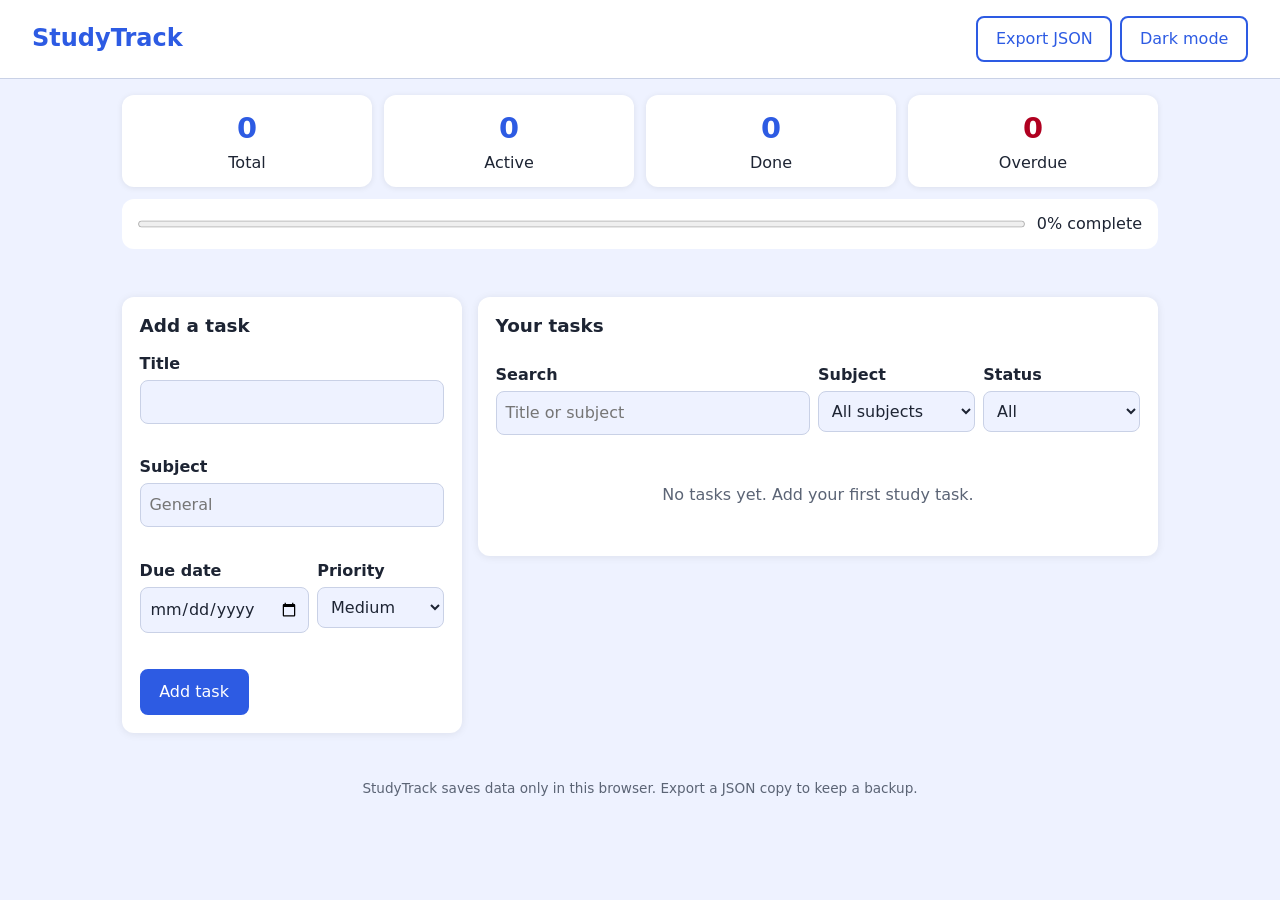
<file: capstone-studytrack/index.html>
<!DOCTYPE html>
<html lang="en">
<head>
  <meta charset="UTF-8">
  <meta name="viewport" content="width=device-width, initial-scale=1">
  <meta name="description" content="StudyTrack: a simple study planner that saves your tasks in your browser.">
  <title>StudyTrack - Study Planner</title>
  <link rel="stylesheet" href="css/styles.css">
</head>
<body>
  <a class="skip-link" href="#task-form">Skip to the form</a>
  <header class="site-header">
    <h1>StudyTrack</h1>
    <div class="header-actions">
      <button id="export-btn" class="btn ghost" type="button">Export JSON</button>
      <button id="theme-btn" class="btn ghost" type="button" aria-pressed="false">Dark mode</button>
    </div>
  </header>
  <main class="container">
    <section class="stats" aria-labelledby="stats-title">
      <h2 id="stats-title" class="sr-only">Progress</h2>
      <div class="stat"><span class="stat-num" id="stat-total">0</span><span>Total</span></div>
      <div class="stat"><span class="stat-num" id="stat-active">0</span><span>Active</span></div>
      <div class="stat"><span class="stat-num" id="stat-done">0</span><span>Done</span></div>
      <div class="stat warn"><span class="stat-num" id="stat-overdue">0</span><span>Overdue</span></div>
      <div class="progress-wrap"><progress id="progress" max="100" value="0" aria-label="Completion progress"></progress><span id="progress-text">0% complete</span></div>
    </section>
    <p id="status" class="status" role="status" aria-live="polite"></p>
    <div class="layout">
      <section class="panel" aria-labelledby="form-heading">
        <h2 id="form-heading">Add a task</h2>
        <form id="task-form" novalidate>
          <label for="title">Title</label>
          <input id="title" maxlength="100" autocomplete="off" aria-describedby="title-error"><p id="title-error" class="error"></p>
          <label for="subject">Subject</label>
          <input id="subject" list="subject-options" placeholder="General" maxlength="40" autocomplete="off" aria-describedby="subject-error">
          <datalist id="subject-options"></datalist><p id="subject-error" class="error"></p>
          <div class="two-col">
            <div><label for="dueDate">Due date</label><input id="dueDate" type="date" aria-describedby="dueDate-error"><p id="dueDate-error" class="error"></p></div>
            <div><label for="priority">Priority</label><select id="priority" aria-describedby="priority-error"><option value="low">Low</option><option value="medium" selected>Medium</option><option value="high">High</option></select><p id="priority-error" class="error"></p></div>
          </div>
          <div class="btn-row"><button id="submit-btn" class="btn" type="submit">Add task</button><button id="cancel-edit" class="btn ghost" type="button" hidden>Cancel</button></div>
        </form>
      </section>
      <section class="panel" aria-labelledby="list-heading">
        <h2 id="list-heading">Your tasks</h2>
        <div class="filter-bar">
          <div><label for="filter-query">Search</label><input id="filter-query" type="search" placeholder="Title or subject"></div>
          <div><label for="filter-subject">Subject</label><select id="filter-subject"></select></div>
          <div><label for="filter-status">Status</label><select id="filter-status"><option value="all">All</option><option value="active">Active</option><option value="done">Done</option><option value="overdue">Overdue</option></select></div>
        </div>
        <ul id="task-list" class="task-list"></ul>
        <p id="empty" class="empty"></p>
        <button id="clear-done" class="btn ghost" type="button" hidden>Clear completed</button>
      </section>
    </div>
  </main>
  <footer class="site-footer"><p>StudyTrack saves data only in this browser. Export a JSON copy to keep a backup.</p></footer>
  <script src="js/utils.js"></script>
  <script src="js/storage.js"></script>
  <script src="js/state.js"></script>
  <script src="js/render.js"></script>
  <script src="js/app.js"></script>
</body>
</html>
</file>
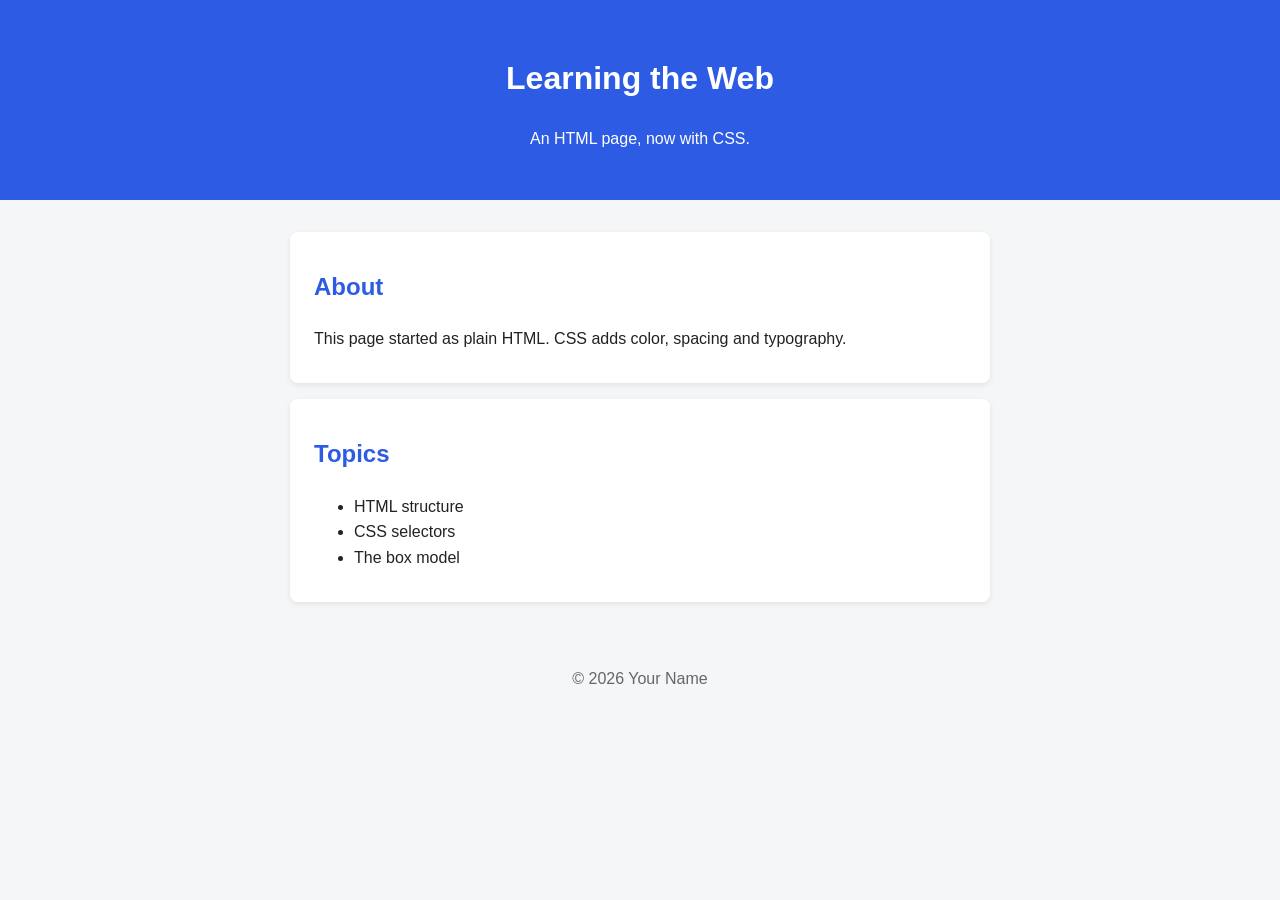
<file: day-01/a01-styled-page/index.html>
<!DOCTYPE html>
<html lang="en">
<head>
  <meta charset="UTF-8">
  <meta name="viewport" content="width=device-width, initial-scale=1">
  <title>My Styled Page</title>
  <link rel="stylesheet" href="style.css">
</head>
<body>
  <header><h1>Learning the Web</h1><p>An HTML page, now with CSS.</p></header>
  <main>
    <section>
      <h2>About</h2>
      <p>This page started as plain HTML. CSS adds color, spacing and typography.</p>
    </section>
    <section>
      <h2>Topics</h2>
      <ul><li>HTML structure</li><li>CSS selectors</li><li>The box model</li></ul>
    </section>
  </main>
  <footer><p>&copy; 2026 Your Name</p></footer>
</body>
</html>
</file>
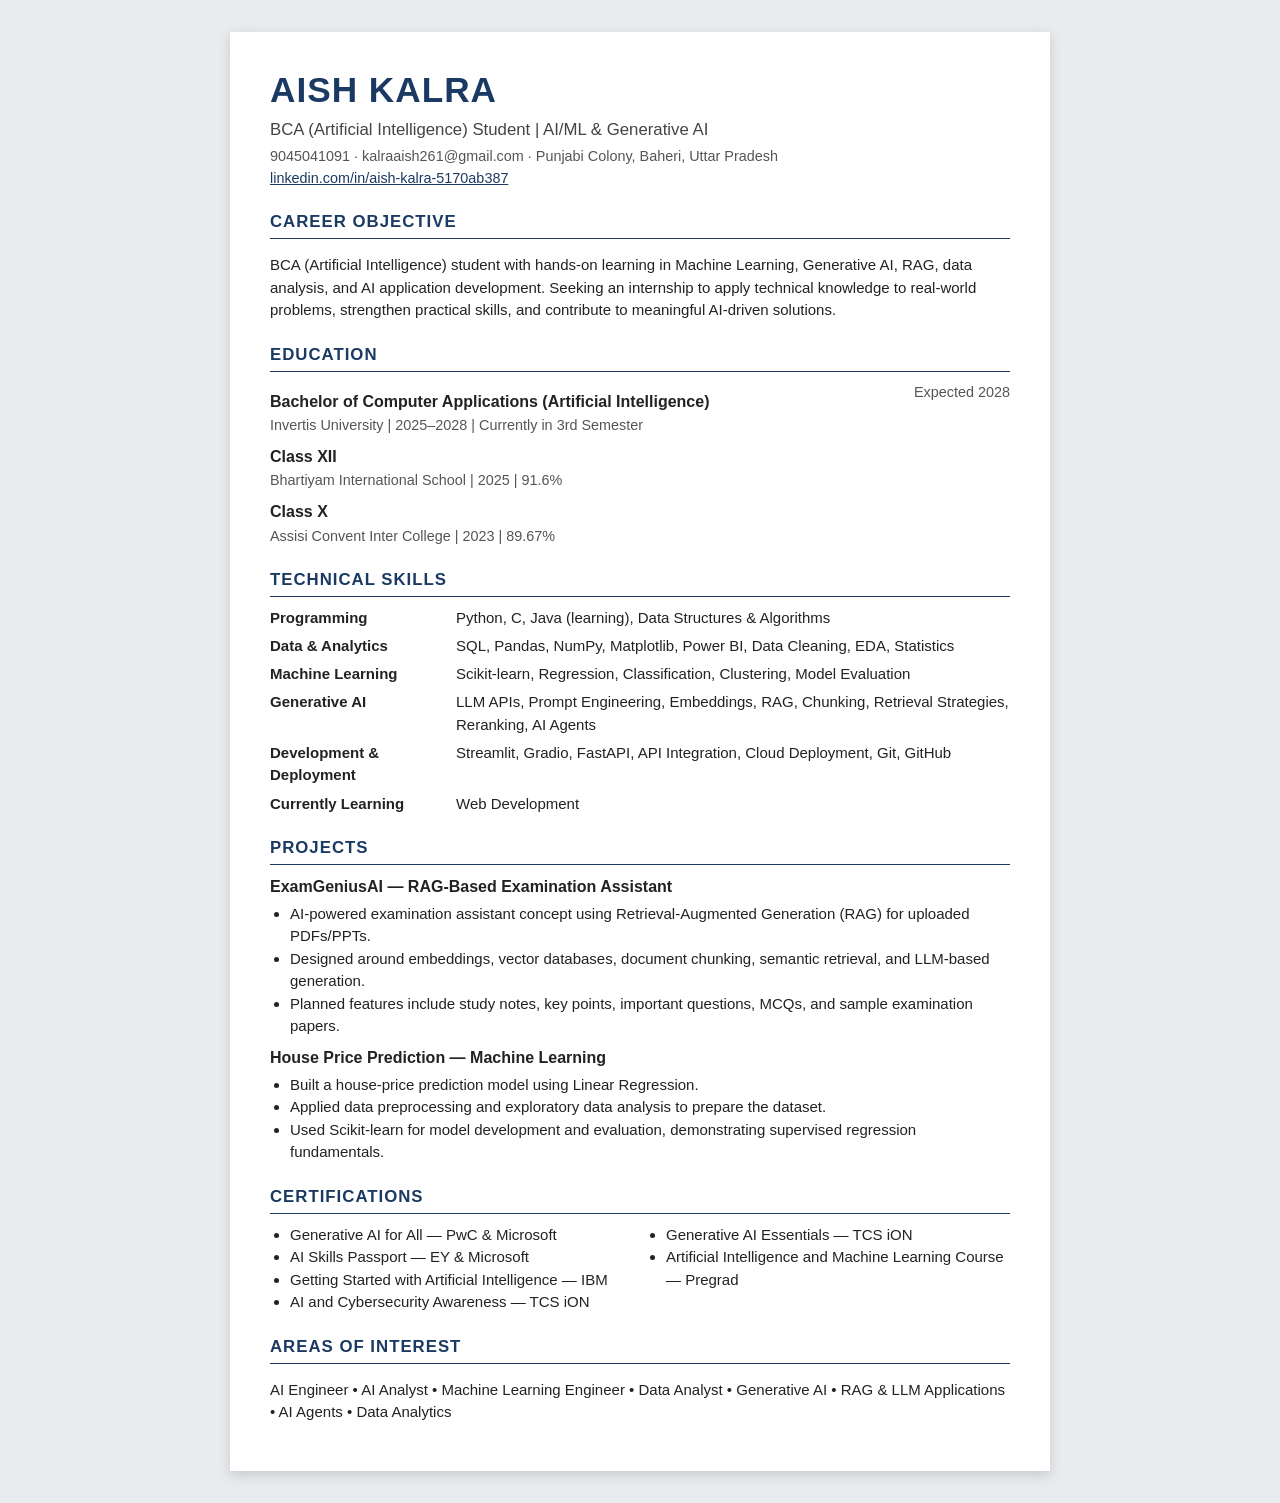
<file: day-01/a02-resume/index.html>
<!DOCTYPE html>
<html lang="en">
<head>
  <meta charset="UTF-8">
  <meta name="viewport" content="width=device-width, initial-scale=1">
  <title>Aish Kalra | Resume</title>
  <link rel="stylesheet" href="style.css">
</head>
<body>
  <div class="resume">
    <header>
      <h1>Aish Kalra</h1>
      <p class="tagline">BCA (Artificial Intelligence) Student | AI/ML &amp; Generative AI</p>
      <p class="contact">9045041091 · kalraaish261@gmail.com · Punjabi Colony, Baheri, Uttar Pradesh<br>
        <a href="https://linkedin.com/in/aish-kalra-5170ab387">linkedin.com/in/aish-kalra-5170ab387</a></p>
    </header>

    <section>
      <h2>Career Objective</h2>
      <p>BCA (Artificial Intelligence) student with hands-on learning in Machine Learning, Generative AI, RAG, data analysis, and AI application development. Seeking an internship to apply technical knowledge to real-world problems, strengthen practical skills, and contribute to meaningful AI-driven solutions.</p>
    </section>

    <section>
      <h2>Education</h2>
      <div class="row"><div><h3>Bachelor of Computer Applications (Artificial Intelligence)</h3><p class="meta">Invertis University | 2025–2028 | Currently in 3rd Semester</p></div><span class="meta">Expected 2028</span></div>
      <div class="row"><div><h3>Class XII</h3><p class="meta">Bhartiyam International School | 2025 | 91.6%</p></div></div>
      <div class="row"><div><h3>Class X</h3><p class="meta">Assisi Convent Inter College | 2023 | 89.67%</p></div></div>
    </section>

    <section>
      <h2>Technical Skills</h2>
      <dl class="skills">
        <dt>Programming</dt><dd>Python, C, Java (learning), Data Structures &amp; Algorithms</dd>
        <dt>Data &amp; Analytics</dt><dd>SQL, Pandas, NumPy, Matplotlib, Power BI, Data Cleaning, EDA, Statistics</dd>
        <dt>Machine Learning</dt><dd>Scikit-learn, Regression, Classification, Clustering, Model Evaluation</dd>
        <dt>Generative AI</dt><dd>LLM APIs, Prompt Engineering, Embeddings, RAG, Chunking, Retrieval Strategies, Reranking, AI Agents</dd>
        <dt>Development &amp; Deployment</dt><dd>Streamlit, Gradio, FastAPI, API Integration, Cloud Deployment, Git, GitHub</dd>
        <dt>Currently Learning</dt><dd>Web Development</dd>
      </dl>
    </section>

    <section>
      <h2>Projects</h2>
      <h3>ExamGeniusAI — RAG-Based Examination Assistant</h3>
      <ul>
        <li>AI-powered examination assistant concept using Retrieval-Augmented Generation (RAG) for uploaded PDFs/PPTs.</li>
        <li>Designed around embeddings, vector databases, document chunking, semantic retrieval, and LLM-based generation.</li>
        <li>Planned features include study notes, key points, important questions, MCQs, and sample examination papers.</li>
      </ul>
      <h3>House Price Prediction — Machine Learning</h3>
      <ul>
        <li>Built a house-price prediction model using Linear Regression.</li>
        <li>Applied data preprocessing and exploratory data analysis to prepare the dataset.</li>
        <li>Used Scikit-learn for model development and evaluation, demonstrating supervised regression fundamentals.</li>
      </ul>
    </section>

    <section>
      <h2>Certifications</h2>
      <ul class="cols">
        <li>Generative AI for All — PwC &amp; Microsoft</li>
        <li>AI Skills Passport — EY &amp; Microsoft</li>
        <li>Getting Started with Artificial Intelligence — IBM</li>
        <li>AI and Cybersecurity Awareness — TCS iON</li>
        <li>Generative AI Essentials — TCS iON</li>
        <li>Artificial Intelligence and Machine Learning Course — Pregrad</li>
      </ul>
    </section>

    <section>
      <h2>Areas of Interest</h2>
      <p>AI Engineer • AI Analyst • Machine Learning Engineer • Data Analyst • Generative AI • RAG &amp; LLM Applications • AI Agents • Data Analytics</p>
    </section>
  </div>
</body>
</html>
</file>
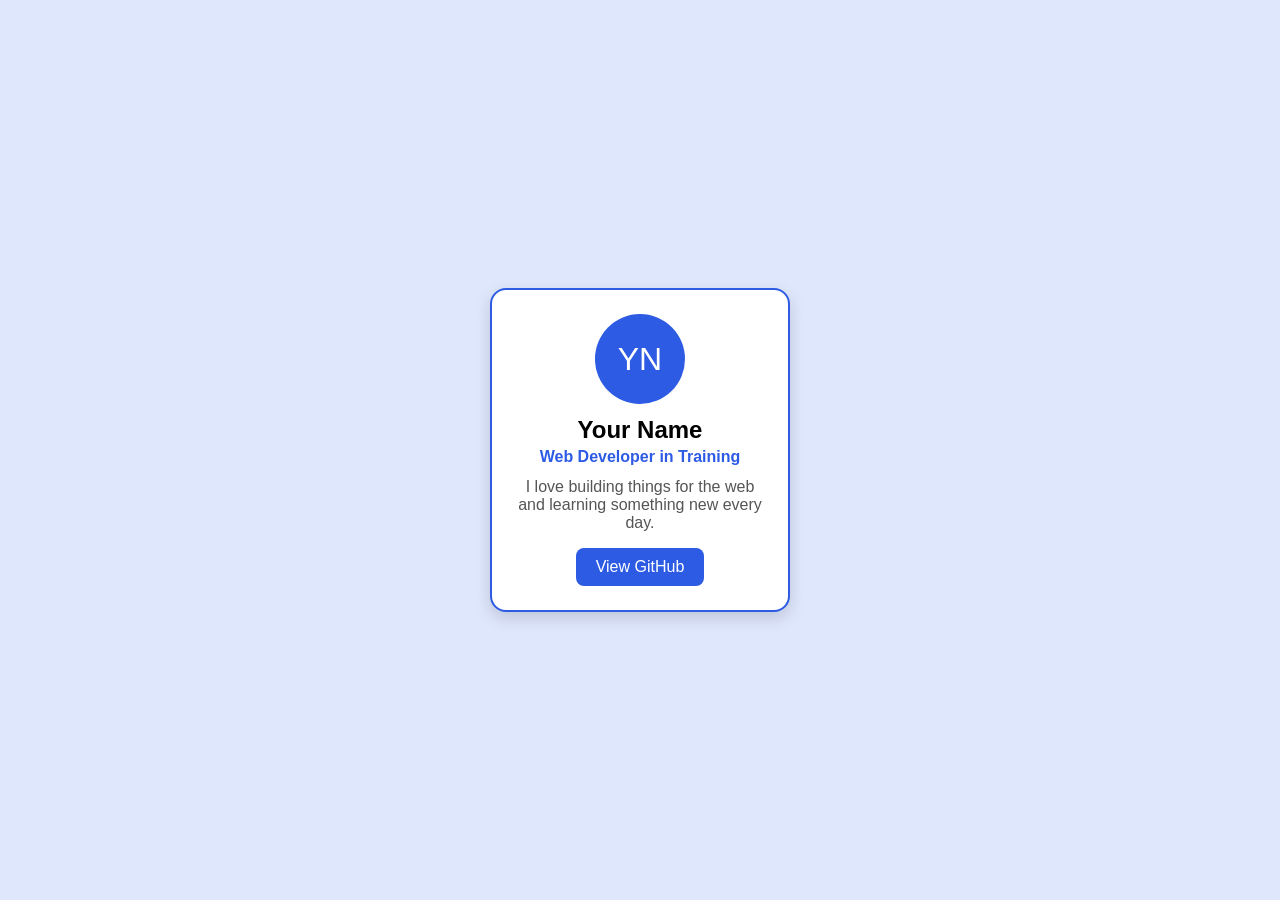
<file: day-01/a03-profile-card/index.html>
<!DOCTYPE html>
<html lang="en">
<head>
  <meta charset="UTF-8">
  <meta name="viewport" content="width=device-width, initial-scale=1">
  <title>Profile Card</title>
  <link rel="stylesheet" href="style.css">
</head>
<body>
  <article class="card">
    <div class="avatar">YN</div>
    <h2>Your Name</h2>
    <p class="role">Web Developer in Training</p>
    <p class="bio">I love building things for the web and learning something new every day.</p>
    <a class="btn" href="https://github.com/your-username">View GitHub</a>
  </article>
</body>
</html>
</file>
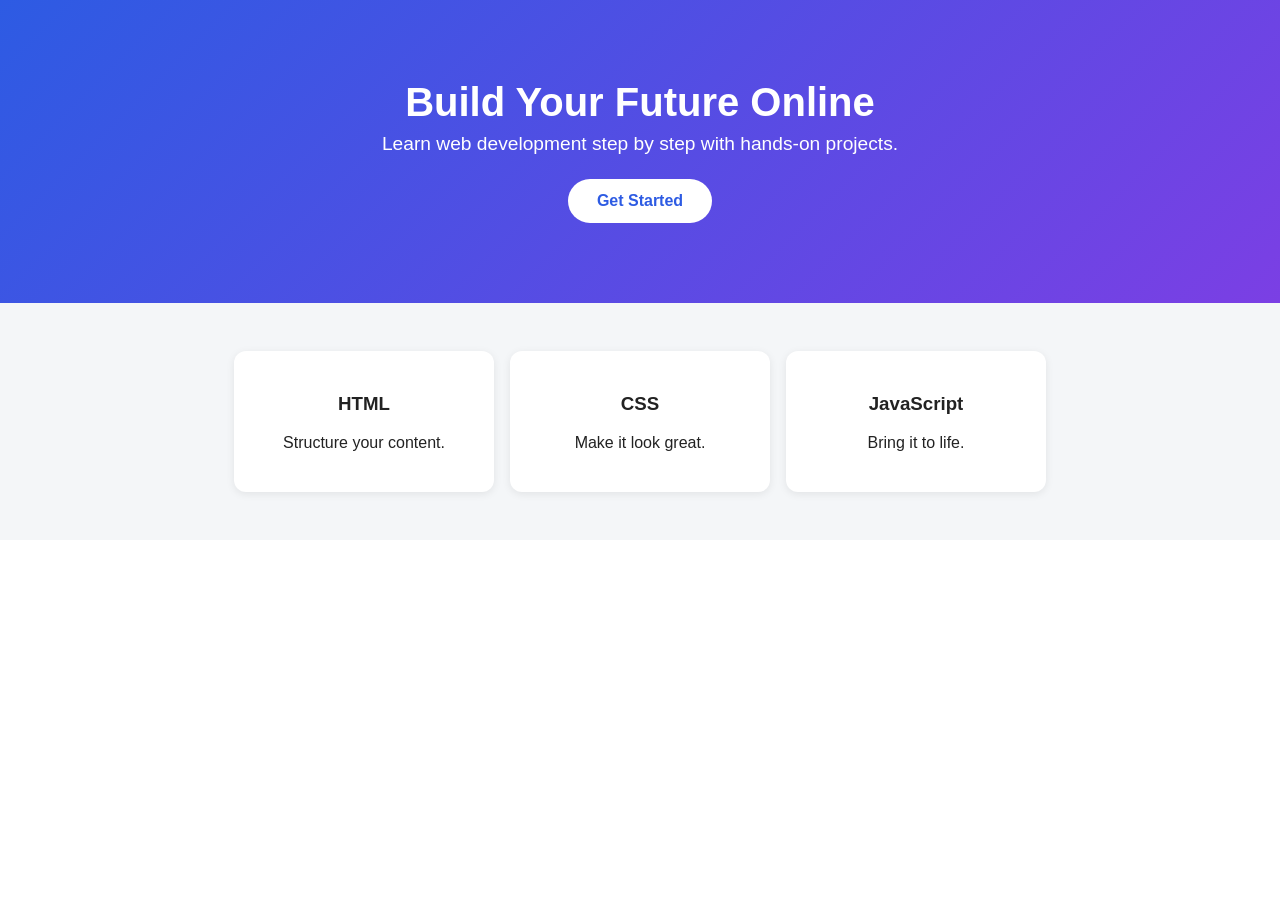
<file: day-01/a04-landing-section/index.html>
<!DOCTYPE html>
<html lang="en">
<head>
  <meta charset="UTF-8">
  <meta name="viewport" content="width=device-width, initial-scale=1">
  <title>Landing Section</title>
  <link rel="stylesheet" href="style.css">
</head>
<body>
  <section class="hero">
    <h1>Build Your Future Online</h1>
    <p>Learn web development step by step with hands-on projects.</p>
    <a class="cta" href="#start">Get Started</a>
  </section>
  <section class="features" id="start">
    <div class="feature"><h3>HTML</h3><p>Structure your content.</p></div>
    <div class="feature"><h3>CSS</h3><p>Make it look great.</p></div>
    <div class="feature"><h3>JavaScript</h3><p>Bring it to life.</p></div>
  </section>
</body>
</html>
</file>
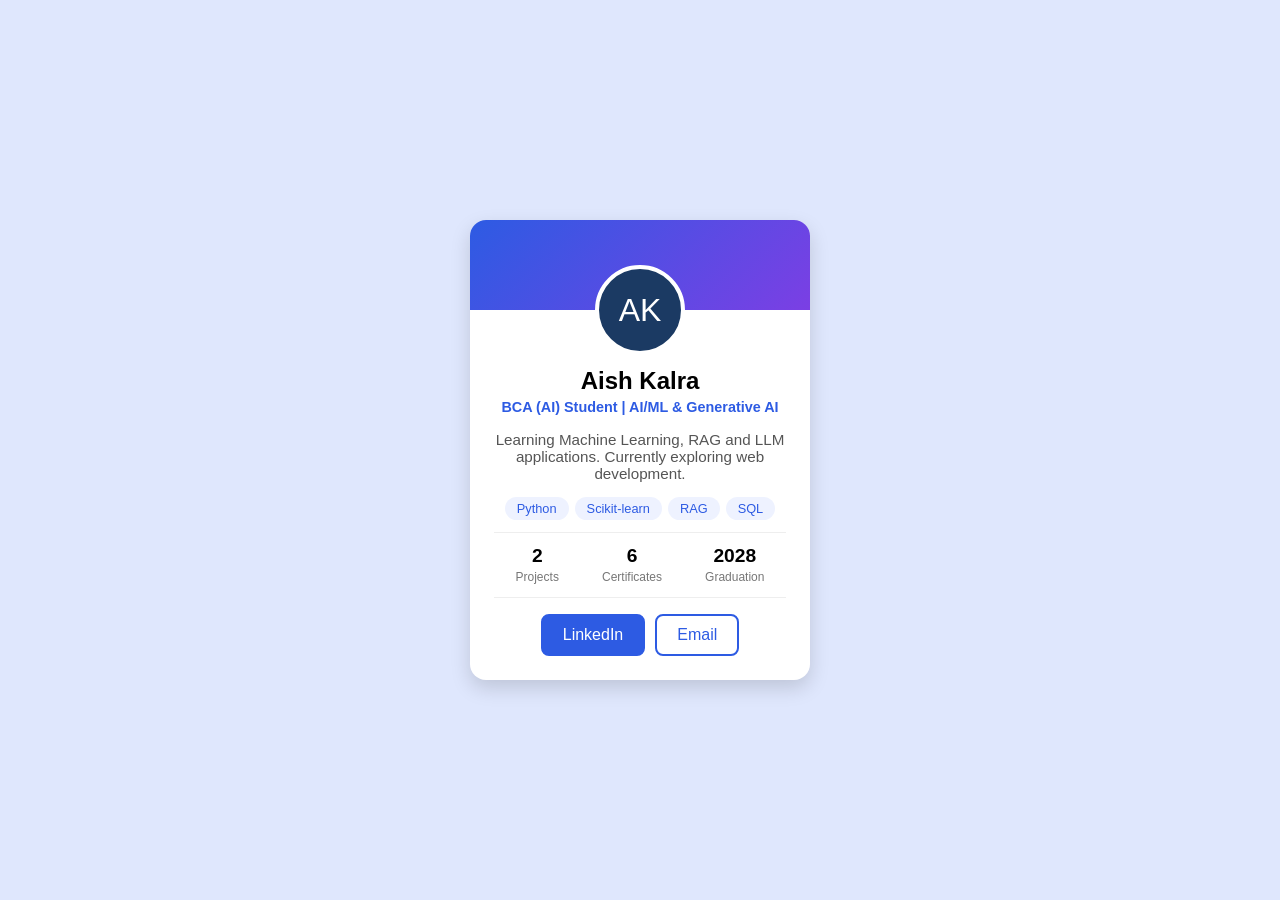
<file: day-02/a05-profile-card-final/index.html>
<!DOCTYPE html>
<html lang="en">
<head>
  <meta charset="UTF-8">
  <meta name="viewport" content="width=device-width, initial-scale=1">
  <title>Profile Card - Final</title>
  <link rel="stylesheet" href="style.css">
</head>
<body>
  <article class="card">
    <div class="banner"></div>
    <div class="avatar">AK</div>
    <h1>Aish Kalra</h1>
    <p class="role">BCA (AI) Student | AI/ML &amp; Generative AI</p>
    <p class="bio">Learning Machine Learning, RAG and LLM applications. Currently exploring web development.</p>
    <ul class="tags"><li>Python</li><li>Scikit-learn</li><li>RAG</li><li>SQL</li></ul>
    <div class="stats">
      <div><strong>2</strong><span>Projects</span></div>
      <div><strong>6</strong><span>Certificates</span></div>
      <div><strong>2028</strong><span>Graduation</span></div>
    </div>
    <div class="links">
      <a class="btn" href="https://linkedin.com/in/aish-kalra-5170ab387">LinkedIn</a>
      <a class="btn alt" href="mailto:kalraaish261@gmail.com">Email</a>
    </div>
  </article>
</body>
</html>
</file>
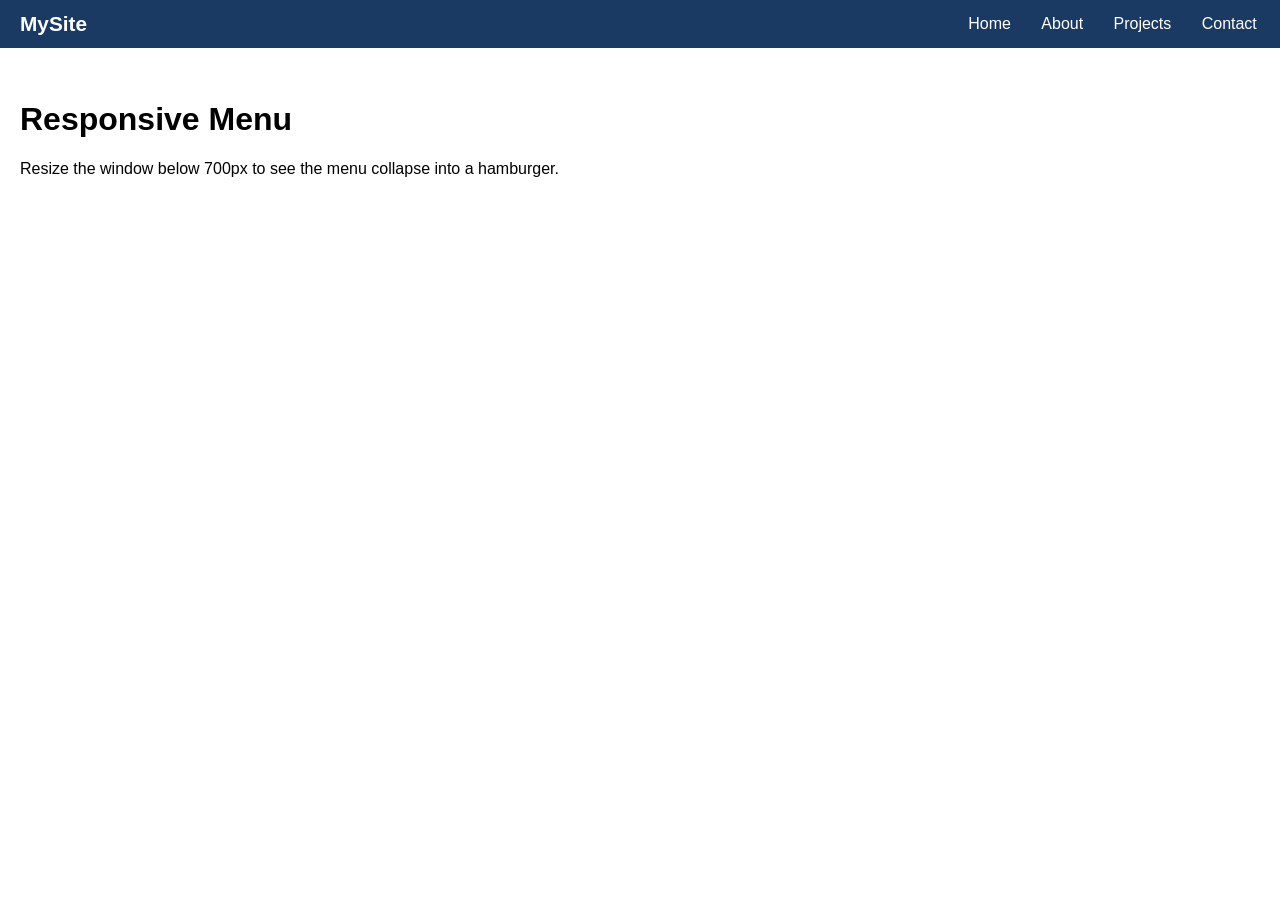
<file: day-02/a06-responsive-menu/index.html>
<!DOCTYPE html>
<html lang="en">
<head>
  <meta charset="UTF-8">
  <meta name="viewport" content="width=device-width, initial-scale=1">
  <title>Responsive Menu</title>
  <link rel="stylesheet" href="style.css">
</head>
<body>
  <nav class="navbar">
    <a class="logo" href="#">MySite</a>
    <input type="checkbox" id="menu-toggle" aria-label="Toggle menu">
    <label for="menu-toggle" class="hamburger" aria-hidden="true">&#9776;</label>
    <ul class="menu">
      <li><a href="#home">Home</a></li>
      <li><a href="#about">About</a></li>
      <li><a href="#projects">Projects</a></li>
      <li><a href="#contact">Contact</a></li>
    </ul>
  </nav>
  <main>
    <h1>Responsive Menu</h1>
    <p>Resize the window below 700px to see the menu collapse into a hamburger.</p>
  </main>
</body>
</html>
</file>
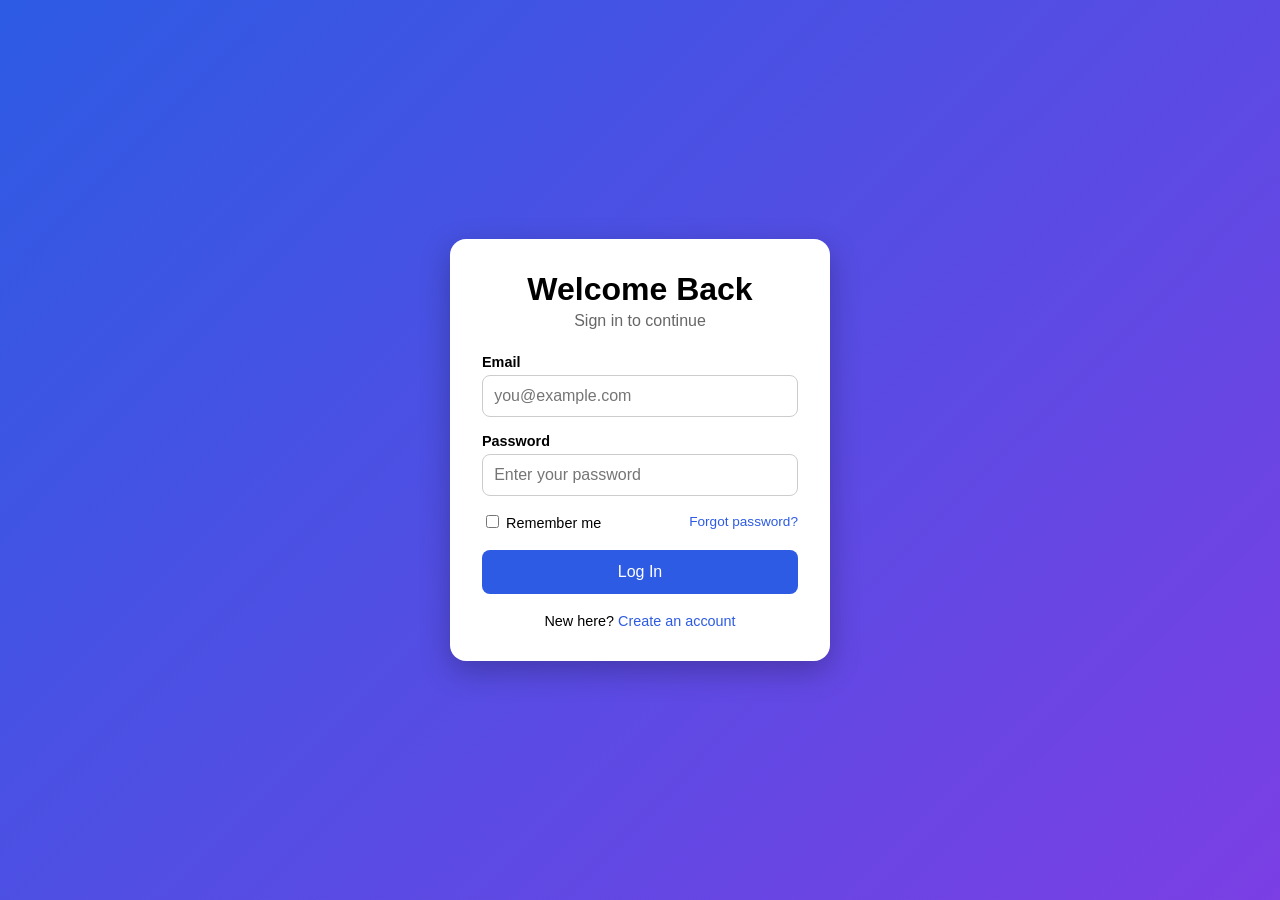
<file: day-02/a07-login-page/index.html>
<!DOCTYPE html>
<html lang="en">
<head>
  <meta charset="UTF-8">
  <meta name="viewport" content="width=device-width, initial-scale=1">
  <title>Login</title>
  <link rel="stylesheet" href="style.css">
</head>
<body>
  <main class="login-box">
    <h1>Welcome Back</h1>
    <p class="sub">Sign in to continue</p>
    <form>
      <label for="email">Email</label>
      <input type="email" id="email" name="email" placeholder="you@example.com" required>
      <label for="password">Password</label>
      <input type="password" id="password" name="password" placeholder="Enter your password" required>
      <div class="options">
        <label class="remember"><input type="checkbox"> Remember me</label>
        <a href="#">Forgot password?</a>
      </div>
      <button type="submit">Log In</button>
    </form>
    <p class="signup">New here? <a href="#">Create an account</a></p>
  </main>
</body>
</html>
</file>
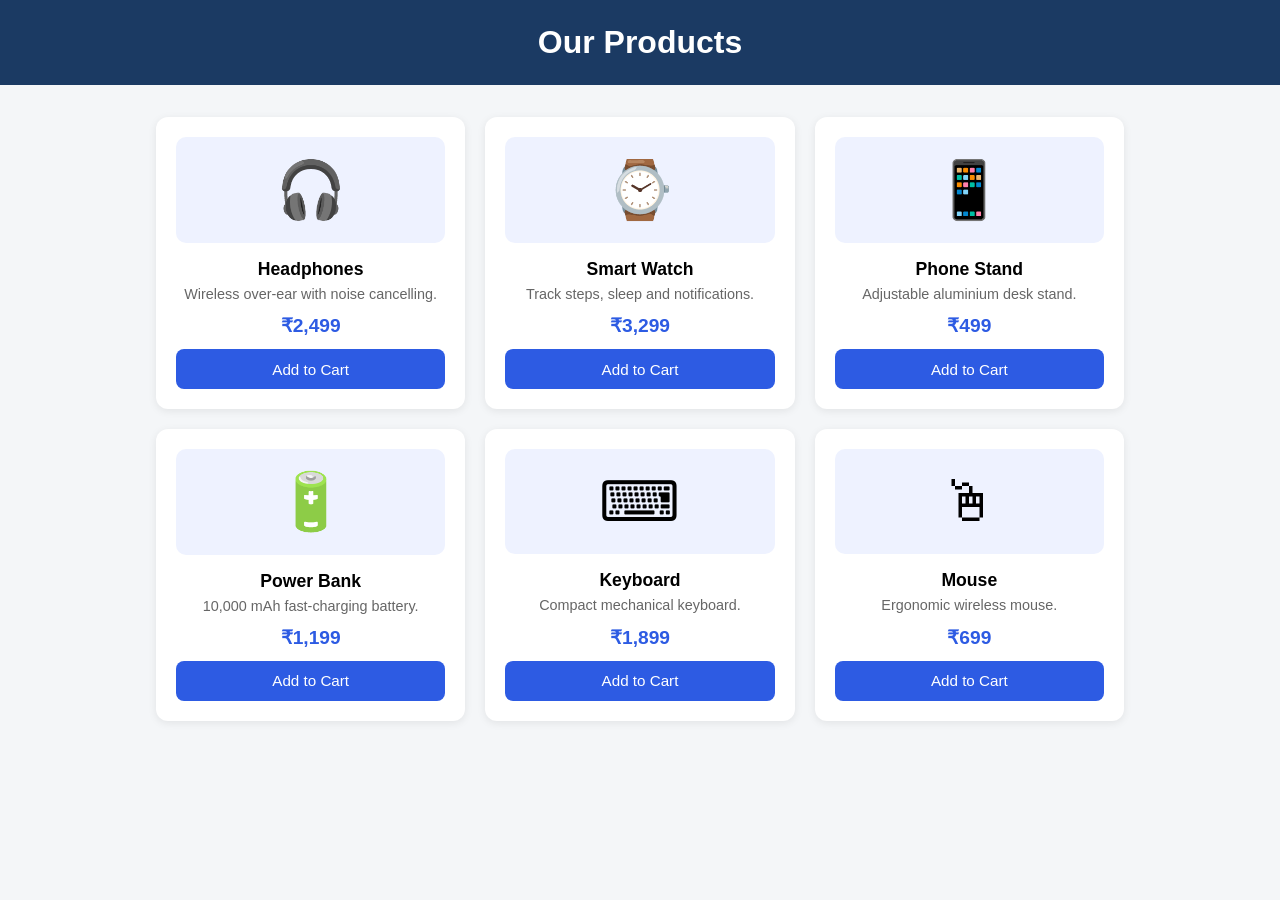
<file: day-02/a08-product-listing/index.html>
<!DOCTYPE html>
<html lang="en">
<head>
  <meta charset="UTF-8">
  <meta name="viewport" content="width=device-width, initial-scale=1">
  <title>Product Listing</title>
  <link rel="stylesheet" href="style.css">
</head>
<body>
  <header><h1>Our Products</h1></header>
  <main class="products">
    <article class="product"><div class="img">&#127911;</div><h2>Headphones</h2><p class="desc">Wireless over-ear with noise cancelling.</p><p class="price">&#8377;2,499</p><button>Add to Cart</button></article>
    <article class="product"><div class="img">&#8986;</div><h2>Smart Watch</h2><p class="desc">Track steps, sleep and notifications.</p><p class="price">&#8377;3,299</p><button>Add to Cart</button></article>
    <article class="product"><div class="img">&#128241;</div><h2>Phone Stand</h2><p class="desc">Adjustable aluminium desk stand.</p><p class="price">&#8377;499</p><button>Add to Cart</button></article>
    <article class="product"><div class="img">&#128267;</div><h2>Power Bank</h2><p class="desc">10,000 mAh fast-charging battery.</p><p class="price">&#8377;1,199</p><button>Add to Cart</button></article>
    <article class="product"><div class="img">&#9000;</div><h2>Keyboard</h2><p class="desc">Compact mechanical keyboard.</p><p class="price">&#8377;1,899</p><button>Add to Cart</button></article>
    <article class="product"><div class="img">&#128433;</div><h2>Mouse</h2><p class="desc">Ergonomic wireless mouse.</p><p class="price">&#8377;699</p><button>Add to Cart</button></article>
  </main>
</body>
</html>
</file>
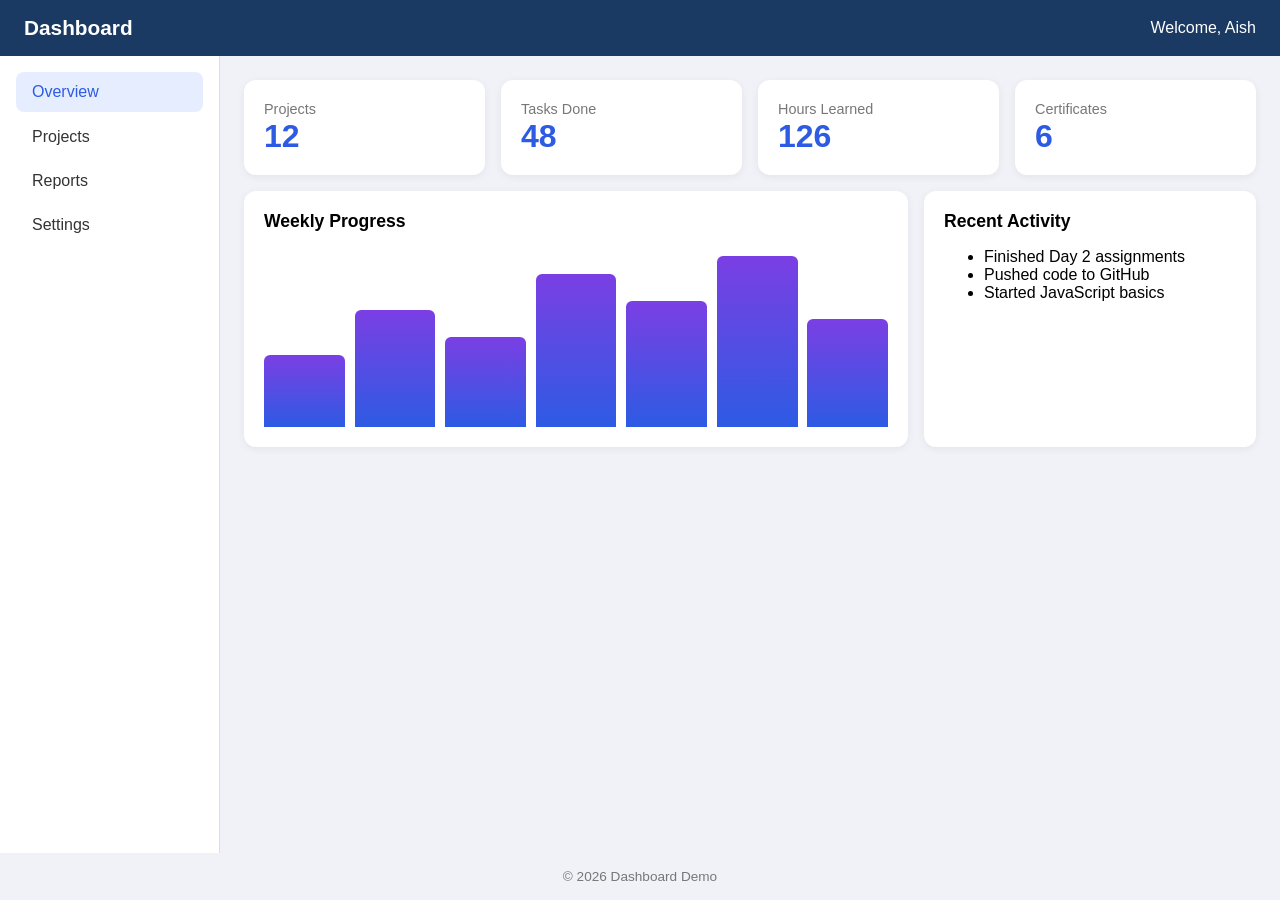
<file: day-03/a09-dashboard/index.html>
<!DOCTYPE html>
<html lang="en">
<head>
  <meta charset="UTF-8">
  <meta name="viewport" content="width=device-width, initial-scale=1">
  <title>Dashboard</title>
  <link rel="stylesheet" href="style.css">
</head>
<body>
  <div class="layout">
    <header class="topbar"><h1>Dashboard</h1><span>Welcome, Aish</span></header>
    <nav class="sidebar"><a href="#" class="active">Overview</a><a href="#">Projects</a><a href="#">Reports</a><a href="#">Settings</a></nav>
    <main class="content">
      <section class="stats">
        <div class="stat"><span>Projects</span><strong>12</strong></div>
        <div class="stat"><span>Tasks Done</span><strong>48</strong></div>
        <div class="stat"><span>Hours Learned</span><strong>126</strong></div>
        <div class="stat"><span>Certificates</span><strong>6</strong></div>
      </section>
      <section class="panel chart"><h2>Weekly Progress</h2>
        <div class="bars"><i style="--h:40%"></i><i style="--h:65%"></i><i style="--h:50%"></i><i style="--h:85%"></i><i style="--h:70%"></i><i style="--h:95%"></i><i style="--h:60%"></i></div>
      </section>
      <section class="panel"><h2>Recent Activity</h2>
        <ul><li>Finished Day 2 assignments</li><li>Pushed code to GitHub</li><li>Started JavaScript basics</li></ul>
      </section>
    </main>
    <footer class="footer">&copy; 2026 Dashboard Demo</footer>
  </div>
</body>
</html>
</file>
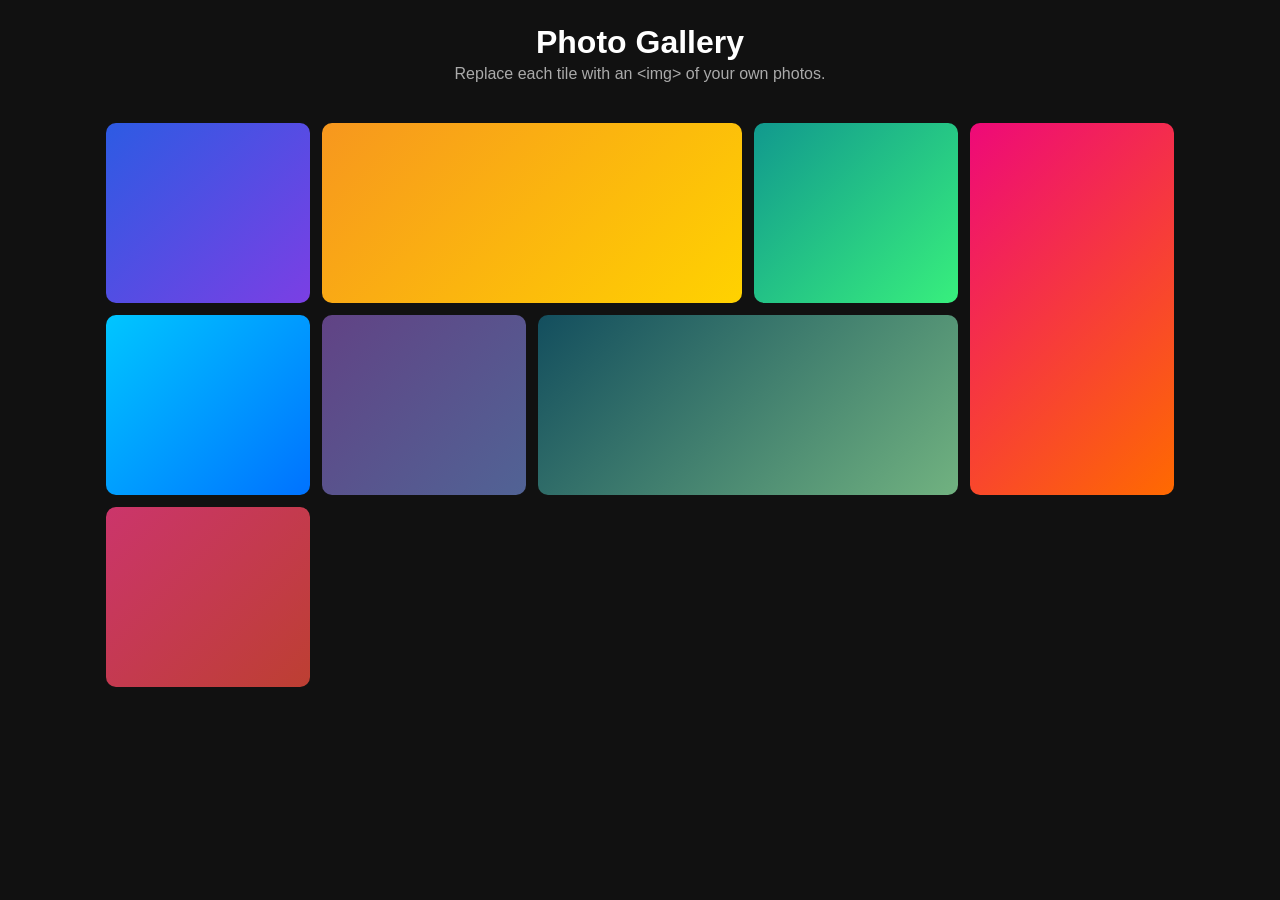
<file: day-03/a10-photo-gallery/index.html>
<!DOCTYPE html>
<html lang="en">
<head>
  <meta charset="UTF-8">
  <meta name="viewport" content="width=device-width, initial-scale=1">
  <title>Photo Gallery</title>
  <link rel="stylesheet" href="style.css">
</head>
<body>
  <header><h1>Photo Gallery</h1><p>Replace each tile with an &lt;img&gt; of your own photos.</p></header>
  <main class="gallery">
    <figure style="--a:#2d5be3;--b:#7b3fe4"><figcaption>Sunrise</figcaption></figure>
    <figure class="wide" style="--a:#f7971e;--b:#ffd200"><figcaption>Desert</figcaption></figure>
    <figure style="--a:#11998e;--b:#38ef7d"><figcaption>Forest</figcaption></figure>
    <figure class="tall" style="--a:#ee0979;--b:#ff6a00"><figcaption>Sunset</figcaption></figure>
    <figure style="--a:#00c6ff;--b:#0072ff"><figcaption>Ocean</figcaption></figure>
    <figure style="--a:#614385;--b:#516395"><figcaption>Night</figcaption></figure>
    <figure class="wide" style="--a:#134e5e;--b:#71b280"><figcaption>Hills</figcaption></figure>
    <figure style="--a:#cb356b;--b:#bd3f32"><figcaption>City</figcaption></figure>
  </main>
</body>
</html>
</file>
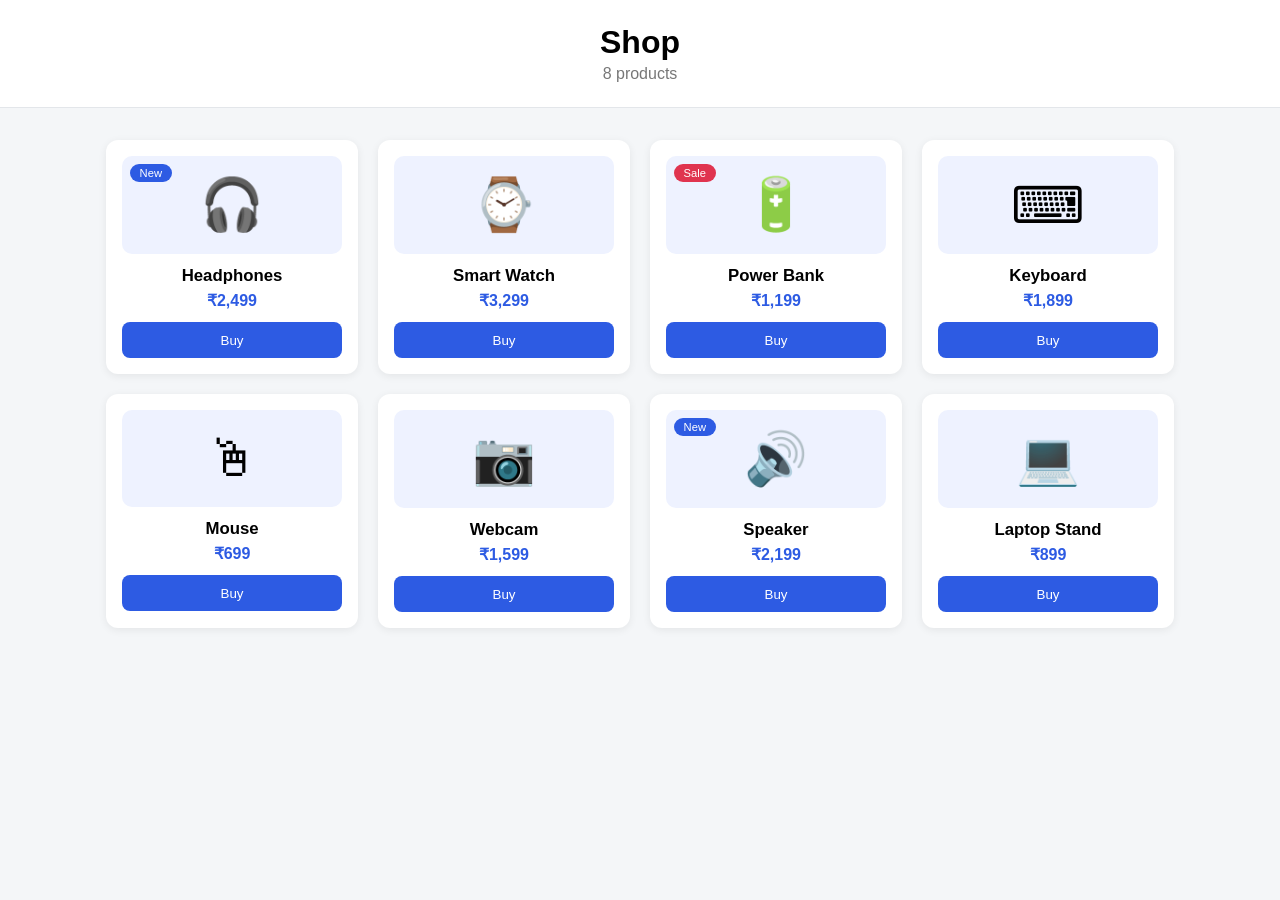
<file: day-03/a11-product-grid/index.html>
<!DOCTYPE html>
<html lang="en">
<head>
  <meta charset="UTF-8">
  <meta name="viewport" content="width=device-width, initial-scale=1">
  <title>Product Grid</title>
  <link rel="stylesheet" href="style.css">
</head>
<body>
  <header><h1>Shop</h1><p>8 products</p></header>
  <main class="grid">
    <article class="card"><span class="badge">New</span><div class="thumb">&#127911;</div><h2>Headphones</h2><p class="price">&#8377;2,499</p><button>Buy</button></article>
    <article class="card"><div class="thumb">&#8986;</div><h2>Smart Watch</h2><p class="price">&#8377;3,299</p><button>Buy</button></article>
    <article class="card"><span class="badge sale">Sale</span><div class="thumb">&#128267;</div><h2>Power Bank</h2><p class="price">&#8377;1,199</p><button>Buy</button></article>
    <article class="card"><div class="thumb">&#9000;</div><h2>Keyboard</h2><p class="price">&#8377;1,899</p><button>Buy</button></article>
    <article class="card"><div class="thumb">&#128433;</div><h2>Mouse</h2><p class="price">&#8377;699</p><button>Buy</button></article>
    <article class="card"><div class="thumb">&#128247;</div><h2>Webcam</h2><p class="price">&#8377;1,599</p><button>Buy</button></article>
    <article class="card"><span class="badge">New</span><div class="thumb">&#128266;</div><h2>Speaker</h2><p class="price">&#8377;2,199</p><button>Buy</button></article>
    <article class="card"><div class="thumb">&#128187;</div><h2>Laptop Stand</h2><p class="price">&#8377;899</p><button>Buy</button></article>
  </main>
</body>
</html>
</file>
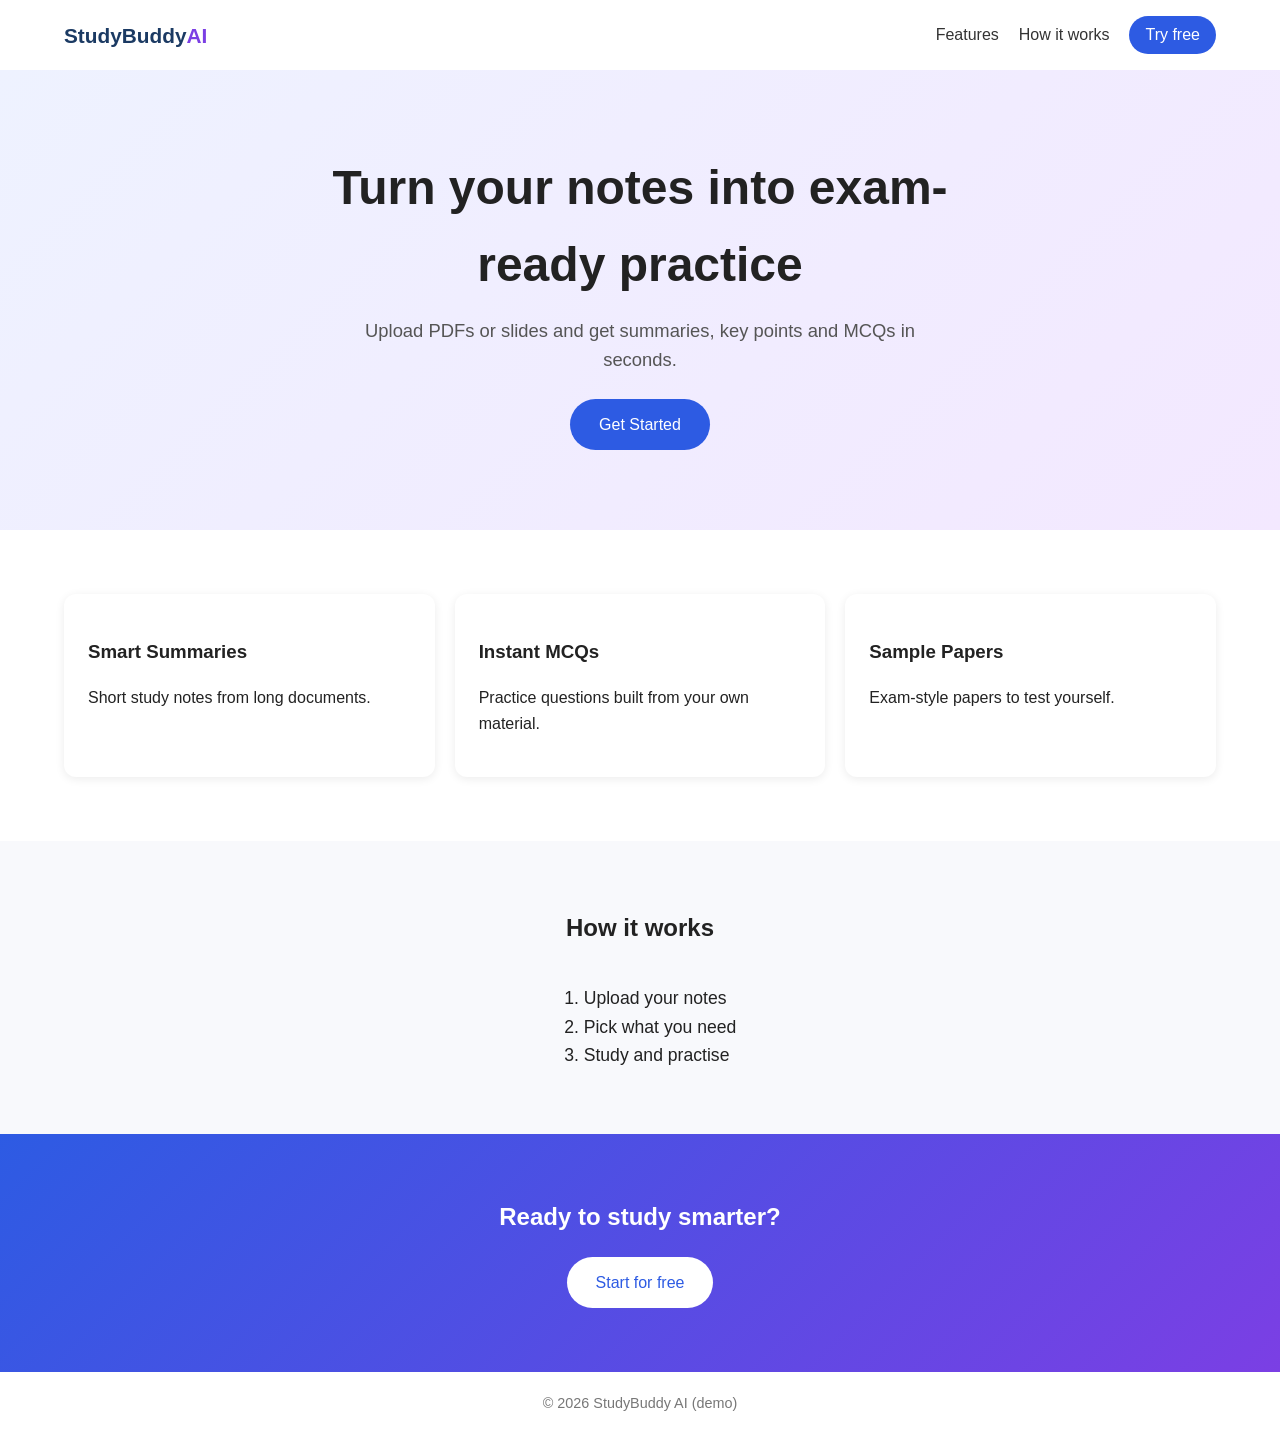
<file: day-04/a13-landing-page/index.html>
<!DOCTYPE html>
<html lang="en">
<head>
  <meta charset="UTF-8">
  <meta name="viewport" content="width=device-width, initial-scale=1">
  <title>StudyBuddy AI - Landing Page</title>
  <link rel="stylesheet" href="style.css">
</head>
<body>
  <header class="nav"><a class="logo" href="#">StudyBuddy<span>AI</span></a><nav><a href="#features">Features</a><a href="#how">How it works</a><a class="btn small" href="#cta">Try free</a></nav></header>
  <section class="hero">
    <h1>Turn your notes into exam-ready practice</h1>
    <p>Upload PDFs or slides and get summaries, key points and MCQs in seconds.</p>
    <a class="btn" href="#cta">Get Started</a>
  </section>
  <section id="features" class="features">
    <div class="feature"><h3>Smart Summaries</h3><p>Short study notes from long documents.</p></div>
    <div class="feature"><h3>Instant MCQs</h3><p>Practice questions built from your own material.</p></div>
    <div class="feature"><h3>Sample Papers</h3><p>Exam-style papers to test yourself.</p></div>
  </section>
  <section id="how" class="steps">
    <h2>How it works</h2>
    <ol><li>Upload your notes</li><li>Pick what you need</li><li>Study and practise</li></ol>
  </section>
  <section id="cta" class="cta"><h2>Ready to study smarter?</h2><a class="btn light" href="#">Start for free</a></section>
  <footer>&copy; 2026 StudyBuddy AI (demo)</footer>
</body>
</html>
</file>
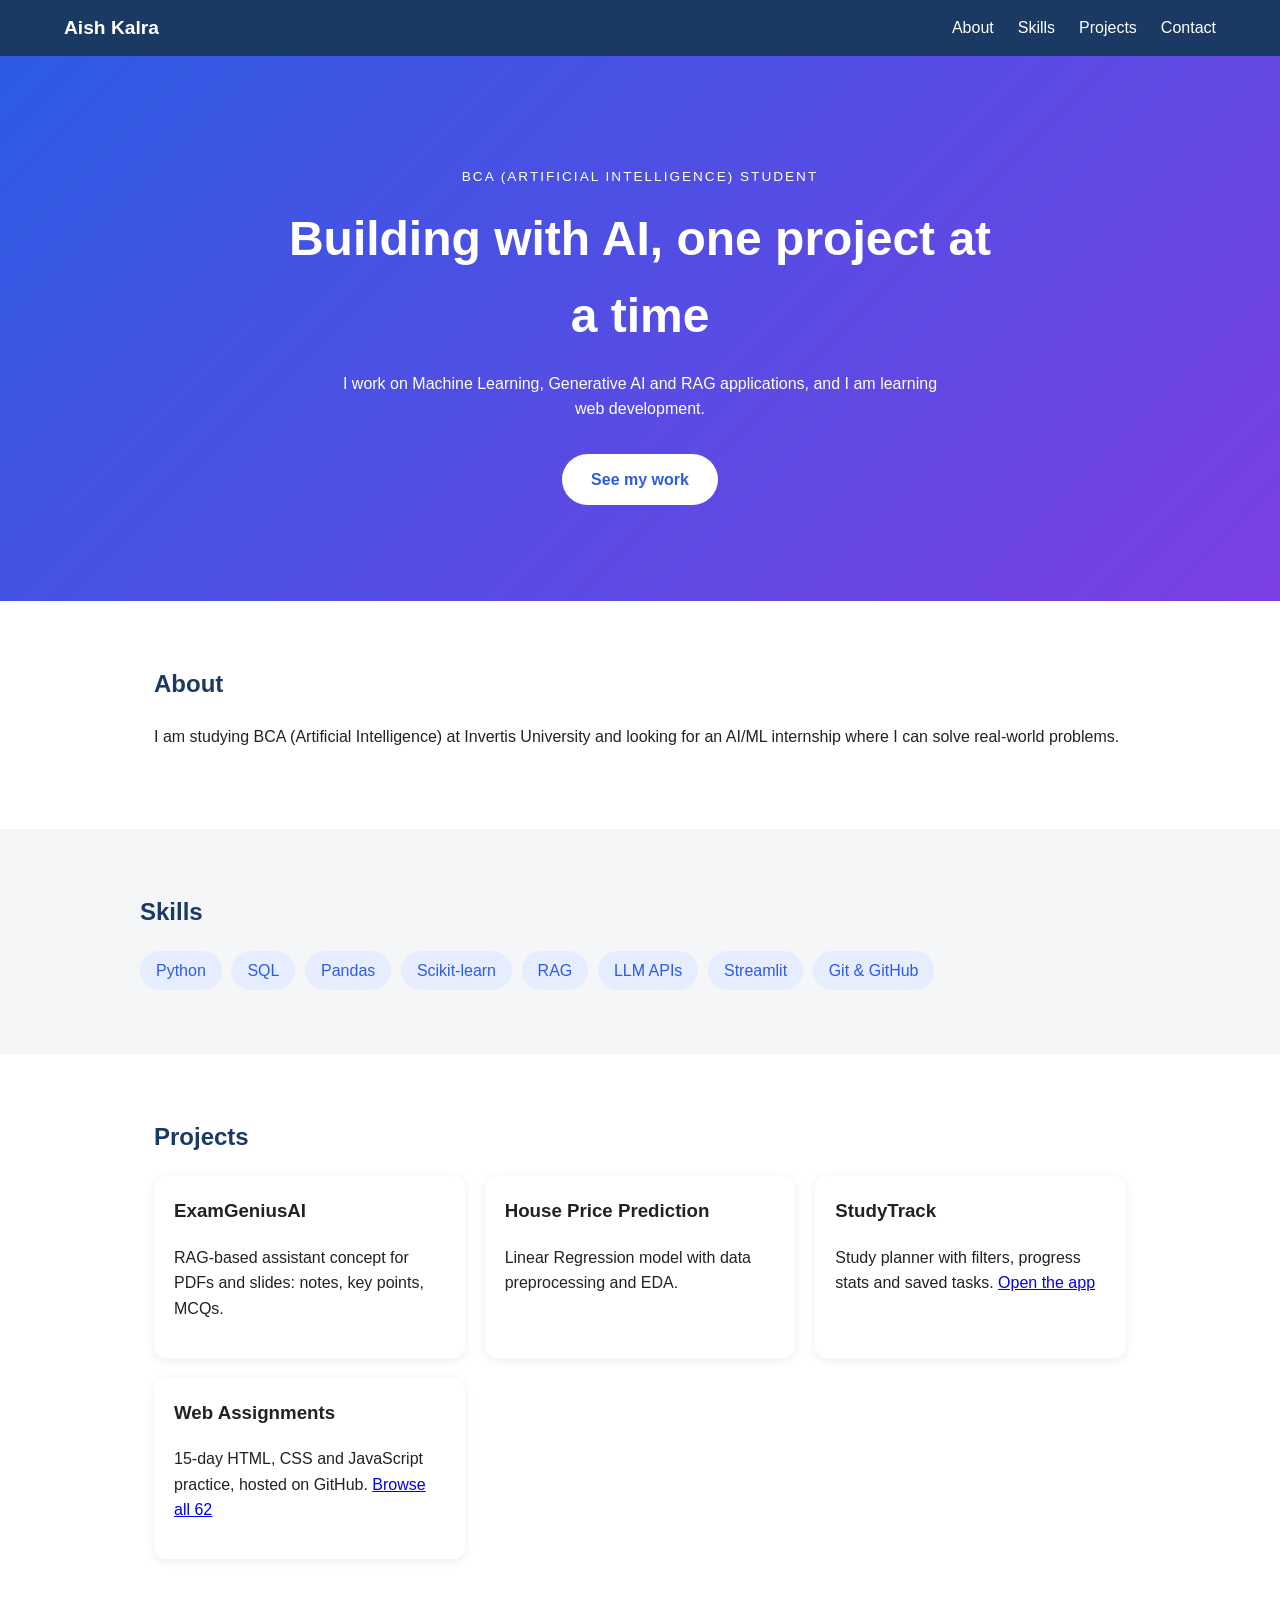
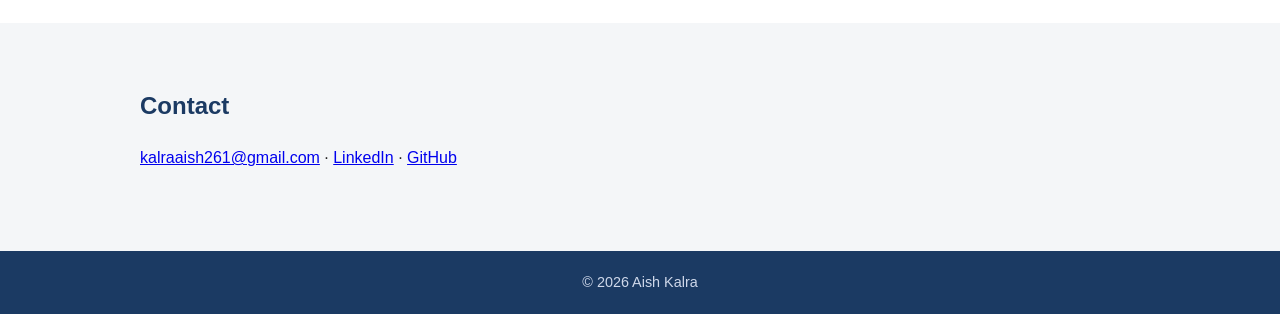
<file: day-04/a14-responsive-landing/index.html>
<!DOCTYPE html>
<html lang="en">
<head>
  <meta charset="UTF-8">
  <meta name="viewport" content="width=device-width, initial-scale=1">
  <title>Aish Kalra | Portfolio Landing Page</title>
  <link rel="stylesheet" href="style.css">
</head>
<body>
  <header class="navbar">
    <a class="logo" href="#top">Aish Kalra</a>
    <input type="checkbox" id="toggle" aria-label="Toggle menu"><label for="toggle" class="burger">&#9776;</label>
    <ul class="menu"><li><a href="#about">About</a></li><li><a href="#skills">Skills</a></li><li><a href="#projects">Projects</a></li><li><a href="#contact">Contact</a></li></ul>
  </header>
  <section class="hero" id="top">
    <p class="eyebrow">BCA (Artificial Intelligence) Student</p>
    <h1>Building with AI, one project at a time</h1>
    <p>I work on Machine Learning, Generative AI and RAG applications, and I am learning web development.</p>
    <a class="btn" href="#projects">See my work</a>
  </section>
  <section id="about" class="block"><h2>About</h2><p>I am studying BCA (Artificial Intelligence) at Invertis University and looking for an AI/ML internship where I can solve real-world problems.</p></section>
  <section id="skills" class="block alt"><h2>Skills</h2>
    <div class="chips"><span>Python</span><span>SQL</span><span>Pandas</span><span>Scikit-learn</span><span>RAG</span><span>LLM APIs</span><span>Streamlit</span><span>Git &amp; GitHub</span></div></section>
  <section id="projects" class="block"><h2>Projects</h2>
    <div class="cards">
      <article><h3>ExamGeniusAI</h3><p>RAG-based assistant concept for PDFs and slides: notes, key points, MCQs.</p></article>
      <article><h3>House Price Prediction</h3><p>Linear Regression model with data preprocessing and EDA.</p></article>
      <article><h3>StudyTrack</h3><p>Study planner with filters, progress stats and saved tasks. <a href="../../capstone-studytrack/index.html">Open the app</a></p></article>
      <article><h3>Web Assignments</h3><p>15-day HTML, CSS and JavaScript practice, hosted on GitHub. <a href="../../index.html">Browse all 62</a></p></article>
    </div></section>
  <section id="contact" class="block alt"><h2>Contact</h2><p><a href="mailto:kalraaish261@gmail.com">kalraaish261@gmail.com</a> · <a href="https://linkedin.com/in/aish-kalra-5170ab387">LinkedIn</a> · <a href="https://github.com/your-username">GitHub</a></p></section>
  <footer>&copy; 2026 Aish Kalra</footer>
</body>
</html>
</file>
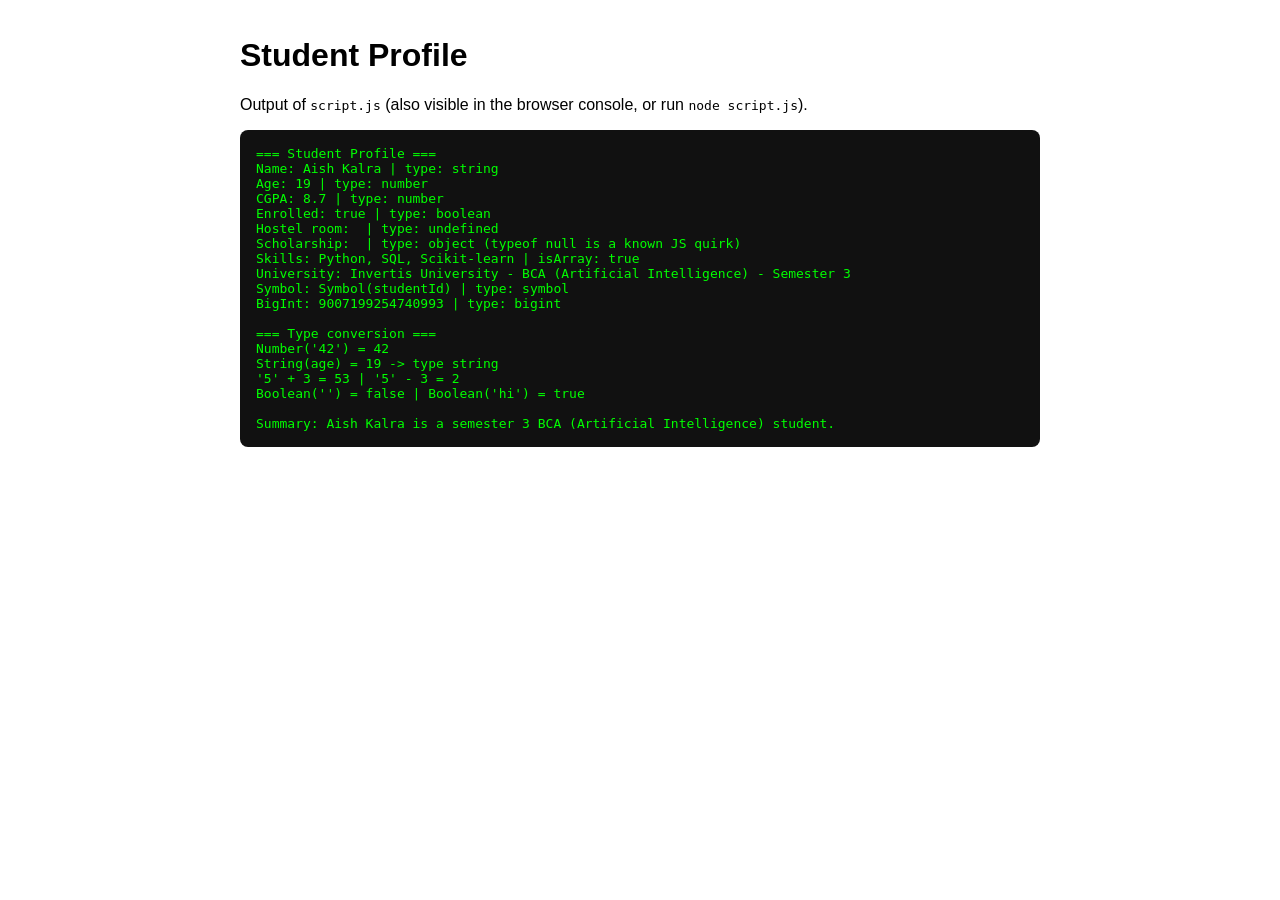
<file: day-04/a15-student-profile/index.html>
<!DOCTYPE html>
<html lang="en">
<head>
  <meta charset="UTF-8">
  <meta name="viewport" content="width=device-width, initial-scale=1">
  <title>Student Profile</title>
  <style>body{font-family:Arial,sans-serif;max-width:800px;margin:0 auto;padding:1rem}pre{background:#111;color:#0f0;padding:1rem;border-radius:8px;overflow-x:auto;white-space:pre-wrap}</style>
</head>
<body>
  <h1>Student Profile</h1>
  <p>Output of <code>script.js</code> (also visible in the browser console, or run <code>node script.js</code>).</p>
  <pre id="out"></pre>
  <script>const out=document.getElementById('out');const _l=console.log;console.log=(...a)=>{_l(...a);out.textContent+=a.join(' ')+'\n'};</script>
  <script src="script.js"></script>
</body>
</html>
</file>
<file: capstone-studytrack/css/styles.css>
/* StudyTrack: responsive base styles (mobile first). Colors are CSS variables so the dark theme only swaps values. */
:root { --bg: #eef2ff; --surface: #fff; --text: #1d2433; --muted: #5b6475; --accent: #2d5be3; --accent-text: #fff; --border: #c9d1e6; --danger: #b00020; --ok: #1b7f3b; --chip: #e6edff; --radius: 12px; }
body.dark { --bg: #0f172a; --surface: #1e293b; --text: #f1f5f9; --muted: #aab4c5; --accent: #7aa2ff; --accent-text: #0f172a; --border: #3b4a63; --danger: #ff8a9b; --ok: #6ee79a; --chip: #2b3a55; }
* { box-sizing: border-box; }
[hidden] { display: none !important; }
body { margin: 0; font-family: system-ui, -apple-system, "Segoe UI", Arial, sans-serif; background: var(--bg); color: var(--text); line-height: 1.5; }
h1, h2 { line-height: 1.2; } h2 { margin-top: 0; font-size: 1.15rem; }
.sr-only { position: absolute; width: 1px; height: 1px; overflow: hidden; clip: rect(0 0 0 0); white-space: nowrap; }
.skip-link { position: absolute; left: -999px; } .skip-link:focus { left: 1rem; top: 1rem; background: var(--surface); padding: .5rem 1rem; z-index: 10; }
:focus-visible { outline: 3px solid #ffb703; outline-offset: 2px; }

.site-header { display: flex; flex-wrap: wrap; align-items: center; justify-content: space-between; gap: .75rem; padding: 1rem clamp(1rem, 4vw, 2rem); background: var(--surface); border-bottom: 1px solid var(--border); }
.site-header h1 { margin: 0; font-size: 1.5rem; color: var(--accent); }
.header-actions, .btn-row { display: flex; gap: .5rem; flex-wrap: wrap; }
.container { max-width: 1100px; margin: 0 auto; padding: 1rem clamp(1rem, 4vw, 2rem); }

.btn { font: inherit; padding: .55rem 1.1rem; border-radius: 8px; border: 2px solid var(--accent); background: var(--accent); color: var(--accent-text); cursor: pointer; }
.btn.ghost { background: transparent; color: var(--accent); }
.btn.small { padding: .2rem .6rem; font-size: .85rem; }
.btn:hover { opacity: .88; }

.stats { display: grid; grid-template-columns: repeat(2, 1fr); gap: .75rem; }
.stat { background: var(--surface); border-radius: var(--radius); padding: .8rem; text-align: center; box-shadow: 0 1px 6px rgba(0,0,0,.08); display: flex; flex-direction: column; }
.stat-num { font-size: 1.8rem; font-weight: bold; color: var(--accent); } .stat.warn .stat-num { color: var(--danger); }
.progress-wrap { grid-column: 1 / -1; background: var(--surface); border-radius: var(--radius); padding: .8rem 1rem; display: flex; align-items: center; gap: .75rem; flex-wrap: wrap; }
progress { flex: 1 1 200px; height: 14px; accent-color: var(--accent); }
.status { min-height: 1.5rem; margin: .75rem 0; font-weight: bold; } .status.ok { color: var(--ok); } .status.error { color: var(--danger); }

.layout { display: grid; gap: 1rem; }
.panel { background: var(--surface); border-radius: var(--radius); padding: 1.1rem; box-shadow: 0 1px 8px rgba(0,0,0,.08); }
label { display: block; font-weight: bold; margin: .7rem 0 .25rem; }
input, select { width: 100%; padding: .55rem; border: 1px solid var(--border); border-radius: 8px; font: inherit; background: var(--bg); color: var(--text); }
input[type="checkbox"] { width: 1.15rem; height: 1.15rem; }
input[aria-invalid="true"] { border-color: var(--danger); }
.error { color: var(--danger); font-size: .88rem; margin: .2rem 0 0; min-height: 1.1rem; }
.two-col, .filter-bar { display: grid; gap: .5rem; grid-template-columns: 1fr; }
.btn-row { margin-top: 1rem; }

.task-list { list-style: none; margin: 1rem 0 0; padding: 0; display: grid; gap: .6rem; }
.task { display: grid; grid-template-columns: auto 1fr; gap: .6rem .8rem; align-items: start; padding: .75rem; border: 1px solid var(--border); border-left: 5px solid var(--accent); border-radius: 10px; }
.task.is-overdue { border-left-color: var(--danger); } .task.is-done { opacity: .65; border-left-color: var(--ok); }
.task.is-done .task-title { text-decoration: line-through; } .task.is-editing { outline: 2px dashed var(--accent); }
.task-title { overflow-wrap: anywhere; }
.meta { display: flex; flex-wrap: wrap; gap: .35rem; margin-top: .25rem; font-size: .85rem; }
.badge { background: var(--chip); padding: .05rem .6rem; border-radius: 999px; }
.prio-high { background: #ffd9de; color: #8a0018; } .prio-medium { background: #fff1c2; color: #6b4b00; } .prio-low { background: #d8f5e2; color: #135b2d; }
.due { color: var(--muted); } .is-overdue .due { color: var(--danger); font-weight: bold; }
.task-actions { grid-column: 2; display: flex; gap: .4rem; }
.empty { color: var(--muted); text-align: center; padding: 1rem; }
.site-footer { text-align: center; color: var(--muted); font-size: .85rem; padding: 1rem; }

@media (min-width: 600px) {
  .stats { grid-template-columns: repeat(4, 1fr); }
  .two-col { grid-template-columns: 1fr 1fr; } .filter-bar { grid-template-columns: 2fr 1fr 1fr; }
  .task { grid-template-columns: auto 1fr auto; } .task-actions { grid-column: auto; }
}
@media (min-width: 900px) { .layout { grid-template-columns: 340px 1fr; align-items: start; } .panel:first-child { position: sticky; top: 1rem; } }
@media (prefers-reduced-motion: reduce) { * { transition: none !important; scroll-behavior: auto !important; } }
@media print { .site-header .header-actions, .panel:first-child, .task-actions, #clear-done { display: none; } }
</file>
<file: day-01/a01-styled-page/style.css>
body { font-family: Arial, sans-serif; margin: 0; background: #f4f6f8; color: #222; line-height: 1.6; }
header { background: #2d5be3; color: #fff; text-align: center; padding: 2rem 1rem; }
main { max-width: 700px; margin: 2rem auto; padding: 0 1rem; }
section { background: #fff; padding: 1rem 1.5rem; margin-bottom: 1rem; border-radius: 8px; box-shadow: 0 2px 6px rgba(0,0,0,.08); }
h2 { color: #2d5be3; }
footer { text-align: center; padding: 1rem; color: #666; }
</file>
<file: day-01/a02-resume/style.css>
* { box-sizing: border-box; }
body { font-family: "Segoe UI", Arial, sans-serif; background: #e9ecef; margin: 0; padding: 2rem 1rem; color: #222; line-height: 1.5; font-size: 15px; }
.resume { max-width: 820px; margin: auto; background: #fff; padding: 2rem 2.5rem; box-shadow: 0 4px 12px rgba(0,0,0,.15); }
header { margin-bottom: 1rem; }
h1 { margin: 0; color: #1b3a63; font-size: 2.2rem; letter-spacing: 1px; text-transform: uppercase; }
.tagline { margin: 0; color: #444; font-size: 1.05rem; }
.contact { margin: .25rem 0 0; color: #555; font-size: .9rem; }
a { color: #1b3a63; }
h2 { color: #1b3a63; text-transform: uppercase; font-size: 1.05rem; letter-spacing: 1px; border-bottom: 1px solid #1b3a63; padding-bottom: .25rem; margin: 1.25rem 0 .6rem; }
h3 { margin: .5rem 0 .1rem; font-size: 1rem; }
.meta { color: #555; margin: 0; font-size: .9rem; }
.row { display: flex; justify-content: space-between; gap: 1rem; }
ul { margin: .25rem 0 .5rem; padding-left: 1.25rem; }
.skills { display: grid; grid-template-columns: 170px 1fr; gap: .35rem 1rem; margin: 0; }
.skills dt { font-weight: bold; }
.skills dd { margin: 0; }
.cols { columns: 2; column-gap: 2rem; }
@media (max-width: 600px) {
  .resume { padding: 1.25rem; }
  .row { flex-direction: column; gap: 0; }
  .skills { grid-template-columns: 1fr; gap: 0; }
  .skills dd { margin-bottom: .5rem; }
  .cols { columns: 1; }
}
@media print { body { background: #fff; padding: 0; } .resume { box-shadow: none; } }
</file>
<file: day-01/a03-profile-card/style.css>
* { box-sizing: border-box; }
body { font-family: Arial, sans-serif; background: #dfe7fd; display: flex; justify-content: center; align-items: center; min-height: 100vh; margin: 0; }
/* Box model: content + padding + border + margin */
.card { width: 300px; padding: 24px; border: 2px solid #2d5be3; border-radius: 16px; margin: 20px; background: #fff; text-align: center; box-shadow: 0 6px 16px rgba(0,0,0,.15); }
.avatar { width: 90px; height: 90px; margin: 0 auto 12px; border-radius: 50%; background: #2d5be3; color: #fff; font-size: 2rem; line-height: 90px; }
.card h2 { margin: 0 0 4px; }
.role { color: #2d5be3; margin: 0 0 12px; font-weight: bold; }
.bio { color: #555; margin: 0 0 16px; }
.btn { display: inline-block; padding: 10px 20px; border-radius: 8px; background: #2d5be3; color: #fff; text-decoration: none; }
.btn:hover { background: #1b3fb0; }
</file>
<file: day-01/a04-landing-section/style.css>
* { box-sizing: border-box; }
body { margin: 0; font-family: Arial, sans-serif; color: #222; }
.hero { background: linear-gradient(135deg, #2d5be3, #7b3fe4); color: #fff; text-align: center; padding: 5rem 1.5rem; }
.hero h1 { font-size: 2.5rem; margin: 0 0 .5rem; }
.hero p { font-size: 1.2rem; margin: 0 0 1.5rem; }
.cta { display: inline-block; background: #fff; color: #2d5be3; padding: .8rem 1.8rem; border-radius: 999px; text-decoration: none; font-weight: bold; }
.features { display: flex; flex-wrap: wrap; gap: 1rem; justify-content: center; padding: 3rem 1.5rem; background: #f4f6f8; }
.feature { flex: 1 1 200px; max-width: 260px; background: #fff; padding: 1.5rem; border-radius: 12px; text-align: center; box-shadow: 0 2px 8px rgba(0,0,0,.08); }
</file>
<file: day-02/a05-profile-card-final/style.css>
* { box-sizing: border-box; }
body { font-family: Arial, sans-serif; background: #dfe7fd; display: flex; justify-content: center; align-items: center; min-height: 100vh; margin: 0; padding: 1rem; }
.card { width: 100%; max-width: 340px; background: #fff; border-radius: 16px; overflow: hidden; text-align: center; padding: 0 24px 24px; box-shadow: 0 8px 20px rgba(0,0,0,.15); transition: transform .2s; }
.card:hover { transform: translateY(-4px); }
.banner { height: 90px; margin: 0 -24px; background: linear-gradient(135deg, #2d5be3, #7b3fe4); }
.avatar { width: 90px; height: 90px; margin: -45px auto 12px; border-radius: 50%; border: 4px solid #fff; background: #1b3a63; color: #fff; font-size: 2rem; line-height: 82px; }
h1 { margin: 0; font-size: 1.5rem; }
.role { color: #2d5be3; font-weight: bold; margin: 4px 0 12px; font-size: .9rem; }
.bio { color: #555; font-size: .95rem; }
.tags { list-style: none; display: flex; flex-wrap: wrap; justify-content: center; gap: 6px; padding: 0; margin: 12px 0; }
.tags li { background: #eef2ff; color: #2d5be3; padding: 4px 12px; border-radius: 999px; font-size: .8rem; }
.stats { display: flex; justify-content: space-around; border-top: 1px solid #eee; border-bottom: 1px solid #eee; padding: 12px 0; margin: 12px 0 16px; }
.stats strong { display: block; font-size: 1.2rem; }
.stats span { font-size: .75rem; color: #777; }
.links { display: flex; gap: 10px; justify-content: center; }
.btn { padding: 10px 20px; border-radius: 8px; background: #2d5be3; color: #fff; text-decoration: none; border: 2px solid #2d5be3; }
.btn.alt { background: #fff; color: #2d5be3; }
.btn:hover { opacity: .85; }
</file>
<file: day-02/a06-responsive-menu/style.css>
* { box-sizing: border-box; }
body { margin: 0; font-family: Arial, sans-serif; }
.navbar { display: flex; align-items: center; justify-content: space-between; flex-wrap: wrap; background: #1b3a63; padding: .75rem 1.25rem; }
.logo { color: #fff; font-size: 1.3rem; font-weight: bold; text-decoration: none; }
.menu { display: flex; gap: 1.5rem; list-style: none; margin: 0; padding: 0; }
.menu a { color: #fff; text-decoration: none; padding: .4rem .2rem; border-bottom: 2px solid transparent; }
.menu a:hover, .menu a:focus { border-bottom-color: #7fb0ff; }
#menu-toggle, .hamburger { display: none; }
.hamburger { color: #fff; font-size: 1.8rem; cursor: pointer; }
main { padding: 2rem 1.25rem; }
@media (max-width: 700px) {
  .hamburger { display: block; }
  .menu { display: none; flex-direction: column; width: 100%; gap: 0; margin-top: .5rem; }
  .menu a { display: block; padding: .75rem 0; border-top: 1px solid rgba(255,255,255,.15); }
  #menu-toggle:checked ~ .menu { display: flex; }
}
</file>
<file: day-02/a07-login-page/style.css>
* { box-sizing: border-box; }
body { margin: 0; min-height: 100vh; display: grid; place-items: center; padding: 1rem; font-family: Arial, sans-serif; background: linear-gradient(135deg, #2d5be3, #7b3fe4); }
.login-box { width: 100%; max-width: 380px; background: #fff; padding: 2rem; border-radius: 16px; box-shadow: 0 10px 30px rgba(0,0,0,.25); }
h1 { margin: 0; text-align: center; }
.sub { text-align: center; color: #666; margin: .25rem 0 1.5rem; }
label { display: block; font-size: .9rem; margin-bottom: .3rem; font-weight: bold; }
input[type="email"], input[type="password"] { width: 100%; padding: .7rem; margin-bottom: 1rem; border: 1px solid #ccc; border-radius: 8px; font-size: 1rem; }
input:focus { outline: 2px solid #2d5be3; border-color: transparent; }
.options { display: flex; justify-content: space-between; align-items: center; font-size: .85rem; margin-bottom: 1.2rem; }
.remember { font-weight: normal; margin: 0; }
a { color: #2d5be3; text-decoration: none; }
button { width: 100%; padding: .8rem; border: 0; border-radius: 8px; background: #2d5be3; color: #fff; font-size: 1rem; cursor: pointer; }
button:hover { background: #1b3fb0; }
.signup { text-align: center; font-size: .9rem; margin: 1.2rem 0 0; }
</file>
<file: day-02/a08-product-listing/style.css>
* { box-sizing: border-box; }
body { margin: 0; font-family: Arial, sans-serif; background: #f4f6f8; }
header { background: #1b3a63; color: #fff; text-align: center; padding: 1.5rem 1rem; }
header h1 { margin: 0; }
.products { display: flex; flex-wrap: wrap; gap: 1.25rem; max-width: 1000px; margin: 2rem auto; padding: 0 1rem; }
.product { flex: 1 1 280px; background: #fff; border-radius: 12px; padding: 1.25rem; text-align: center; box-shadow: 0 2px 8px rgba(0,0,0,.08); display: flex; flex-direction: column; transition: transform .2s; }
.product:hover { transform: translateY(-4px); }
.img { font-size: 3.5rem; background: #eef2ff; border-radius: 10px; padding: 1.25rem; margin-bottom: 1rem; }
.product h2 { margin: 0 0 .4rem; font-size: 1.1rem; }
.desc { color: #666; font-size: .9rem; flex: 1; margin: 0 0 .75rem; }
.price { font-weight: bold; color: #2d5be3; font-size: 1.2rem; margin: 0 0 .75rem; }
button { padding: .7rem; border: 0; border-radius: 8px; background: #2d5be3; color: #fff; cursor: pointer; font-size: .95rem; }
button:hover { background: #1b3fb0; }
</file>
<file: day-03/a09-dashboard/style.css>
* { box-sizing: border-box; }
body { margin: 0; font-family: Arial, sans-serif; background: #f0f2f7; }
.layout { display: grid; min-height: 100vh; grid-template-columns: 220px 1fr; grid-template-rows: auto 1fr auto;
  grid-template-areas: "top top" "side main" "foot foot"; }
.topbar { grid-area: top; background: #1b3a63; color: #fff; display: flex; justify-content: space-between; align-items: center; padding: 1rem 1.5rem; }
.topbar h1 { margin: 0; font-size: 1.3rem; }
.sidebar { grid-area: side; background: #fff; padding: 1rem; display: flex; flex-direction: column; gap: .25rem; border-right: 1px solid #ddd; }
.sidebar a { padding: .7rem 1rem; border-radius: 8px; color: #333; text-decoration: none; }
.sidebar a:hover, .sidebar .active { background: #e6edff; color: #2d5be3; }
.content { grid-area: main; padding: 1.5rem; display: grid; gap: 1rem; grid-template-columns: 2fr 1fr; align-content: start; }
.stats { grid-column: 1 / -1; display: grid; gap: 1rem; grid-template-columns: repeat(auto-fit, minmax(150px, 1fr)); }
.stat, .panel { background: #fff; border-radius: 12px; padding: 1.25rem; box-shadow: 0 2px 8px rgba(0,0,0,.06); }
.stat span { color: #777; font-size: .9rem; } .stat strong { display: block; font-size: 2rem; color: #2d5be3; }
.panel h2 { margin-top: 0; font-size: 1.1rem; }
.bars { display: flex; align-items: flex-end; gap: .6rem; height: 180px; }
.bars i { flex: 1; height: var(--h); background: linear-gradient(#7b3fe4, #2d5be3); border-radius: 6px 6px 0 0; }
.footer { grid-area: foot; text-align: center; padding: 1rem; color: #777; font-size: .85rem; }
@media (max-width: 800px) {
  .layout { grid-template-columns: 1fr; grid-template-areas: "top" "side" "main" "foot"; }
  .sidebar { flex-direction: row; overflow-x: auto; border-right: 0; border-bottom: 1px solid #ddd; }
  .content { grid-template-columns: 1fr; }
}
</file>
<file: day-03/a10-photo-gallery/style.css>
* { box-sizing: border-box; }
body { margin: 0; font-family: Arial, sans-serif; background: #111; color: #fff; }
header { text-align: center; padding: 1.5rem 1rem; }
header h1 { margin: 0; } header p { color: #aaa; margin: .25rem 0 0; }
.gallery { display: grid; grid-template-columns: repeat(auto-fill, minmax(200px, 1fr)); grid-auto-rows: 180px; grid-auto-flow: dense; gap: .75rem; padding: 1rem; max-width: 1100px; margin: auto; }
figure { margin: 0; position: relative; overflow: hidden; border-radius: 10px; background: linear-gradient(135deg, var(--a), var(--b)); transition: transform .25s; }
figure img { width: 100%; height: 100%; object-fit: cover; display: block; }
figure:hover { transform: scale(1.03); z-index: 1; }
.wide { grid-column: span 2; } .tall { grid-row: span 2; }
figcaption { position: absolute; inset: auto 0 0 0; padding: .6rem .8rem; background: linear-gradient(transparent, rgba(0,0,0,.7)); opacity: 0; transition: opacity .25s; }
figure:hover figcaption { opacity: 1; }
@media (max-width: 480px) { .wide { grid-column: span 1; } .tall { grid-row: span 1; } }
</file>
<file: day-03/a11-product-grid/style.css>
* { box-sizing: border-box; }
body { margin: 0; font-family: Arial, sans-serif; background: #f4f6f8; }
header { text-align: center; padding: 1.5rem 1rem; background: #fff; border-bottom: 1px solid #e3e6ea; }
header h1 { margin: 0; } header p { margin: .25rem 0 0; color: #777; }
.grid { display: grid; grid-template-columns: repeat(auto-fit, minmax(220px, 1fr)); gap: 1.25rem; max-width: 1100px; margin: 2rem auto; padding: 0 1rem; }
.card { position: relative; background: #fff; border-radius: 12px; padding: 1rem; text-align: center; box-shadow: 0 2px 8px rgba(0,0,0,.07); transition: box-shadow .2s, transform .2s; }
.card:hover { transform: translateY(-4px); box-shadow: 0 8px 18px rgba(0,0,0,.12); }
.thumb { font-size: 3.2rem; background: #eef2ff; padding: 1.2rem; border-radius: 10px; margin-bottom: .75rem; }
.card h2 { font-size: 1.05rem; margin: 0 0 .3rem; } .price { color: #2d5be3; font-weight: bold; margin: 0 0 .75rem; }
.badge { position: absolute; top: 1.5rem; left: 1.5rem; background: #2d5be3; color: #fff; font-size: .7rem; padding: .2rem .6rem; border-radius: 999px; }
.badge.sale { background: #e0344f; }
button { width: 100%; padding: .65rem; border: 0; border-radius: 8px; background: #2d5be3; color: #fff; cursor: pointer; }
button:hover { background: #1b3fb0; }
@media (max-width: 480px) { .grid { grid-template-columns: repeat(2, 1fr); gap: .75rem; } .thumb { font-size: 2.4rem; } }
</file>
<file: day-04/a13-landing-page/style.css>
* { box-sizing: border-box; }
body { margin: 0; font-family: "Segoe UI", Arial, sans-serif; color: #222; line-height: 1.6; }
.nav { display: flex; justify-content: space-between; align-items: center; padding: 1rem 5%; }
.nav nav { display: flex; align-items: center; gap: 1.25rem; } .nav nav a { text-decoration: none; color: #333; }
.logo { font-weight: bold; font-size: 1.3rem; text-decoration: none; color: #1b3a63; } .logo span { color: #7b3fe4; }
.hero { text-align: center; padding: 5rem 5%; background: linear-gradient(135deg, #eef2ff, #f3e8ff); }
.hero h1 { font-size: clamp(1.8rem, 5vw, 3rem); max-width: 700px; margin: 0 auto .75rem; }
.hero p { font-size: 1.15rem; color: #555; max-width: 560px; margin: 0 auto 1.5rem; }
.btn { display: inline-block; background: #2d5be3; color: #fff !important; padding: .8rem 1.8rem; border-radius: 999px; text-decoration: none; }
.btn.small { padding: .4rem 1rem; } .btn.light { background: #fff; color: #2d5be3 !important; }
.features { display: grid; grid-template-columns: repeat(auto-fit, minmax(220px, 1fr)); gap: 1.25rem; padding: 4rem 5%; }
.feature { padding: 1.5rem; border-radius: 12px; background: #fff; box-shadow: 0 2px 10px rgba(0,0,0,.08); }
.steps { text-align: center; padding: 3rem 5%; background: #f8f9fc; } .steps ol { display: inline-block; text-align: left; font-size: 1.1rem; }
.cta { text-align: center; padding: 4rem 5%; color: #fff; background: linear-gradient(135deg, #2d5be3, #7b3fe4); } .cta h2 { margin-top: 0; }
footer { text-align: center; padding: 1.25rem; color: #777; font-size: .9rem; }
@media (max-width: 600px) { .nav { flex-direction: column; gap: .5rem; } .hero { padding: 3rem 5%; } }
</file>
<file: day-04/a14-responsive-landing/style.css>
* { box-sizing: border-box; }
html { scroll-behavior: smooth; }
body { margin: 0; font-family: "Segoe UI", Arial, sans-serif; color: #222; line-height: 1.6; }
.navbar { position: sticky; top: 0; z-index: 10; display: flex; flex-wrap: wrap; align-items: center; justify-content: space-between; background: #1b3a63; padding: .8rem 5%; }
.logo { color: #fff; font-weight: bold; font-size: 1.2rem; text-decoration: none; }
.menu { display: flex; gap: 1.5rem; list-style: none; margin: 0; padding: 0; } .menu a { color: #fff; text-decoration: none; }
.menu a:hover { color: #9cc0ff; }
#toggle, .burger { display: none; } .burger { color: #fff; font-size: 1.7rem; cursor: pointer; }
.hero { text-align: center; padding: 6rem 5%; color: #fff; background: linear-gradient(135deg, #2d5be3, #7b3fe4); }
.hero h1 { font-size: clamp(1.8rem, 5vw, 3rem); max-width: 720px; margin: .25rem auto .75rem; }
.hero p { max-width: 600px; margin-left: auto; margin-right: auto; } .eyebrow { text-transform: uppercase; letter-spacing: 2px; font-size: .85rem; }
.btn { display: inline-block; margin-top: 1rem; background: #fff; color: #2d5be3; padding: .8rem 1.8rem; border-radius: 999px; text-decoration: none; font-weight: bold; }
.block { padding: 4rem 5%; max-width: 1100px; margin: auto; } .alt { background: #f4f6f8; max-width: none; } .alt > * { max-width: 1000px; margin-left: auto; margin-right: auto; }
.block h2 { color: #1b3a63; margin-top: 0; }
.chips { display: flex; flex-wrap: wrap; gap: .6rem; } .chips span { background: #e6edff; color: #2d5be3; padding: .4rem 1rem; border-radius: 999px; }
.cards { display: grid; grid-template-columns: repeat(auto-fit, minmax(240px, 1fr)); gap: 1.25rem; }
.cards article { background: #fff; padding: 1.25rem; border-radius: 12px; box-shadow: 0 2px 10px rgba(0,0,0,.08); } .cards h3 { margin-top: 0; }
footer { text-align: center; padding: 1.25rem; background: #1b3a63; color: #cfd8ea; font-size: .9rem; }
@media (max-width: 700px) {
  .burger { display: block; } .menu { display: none; flex-direction: column; width: 100%; gap: 0; margin-top: .5rem; }
  .menu a { display: block; padding: .7rem 0; border-top: 1px solid rgba(255,255,255,.15); }
  #toggle:checked ~ .menu { display: flex; } .hero { padding: 4rem 5%; } .block { padding: 3rem 5%; }
}
</file>
